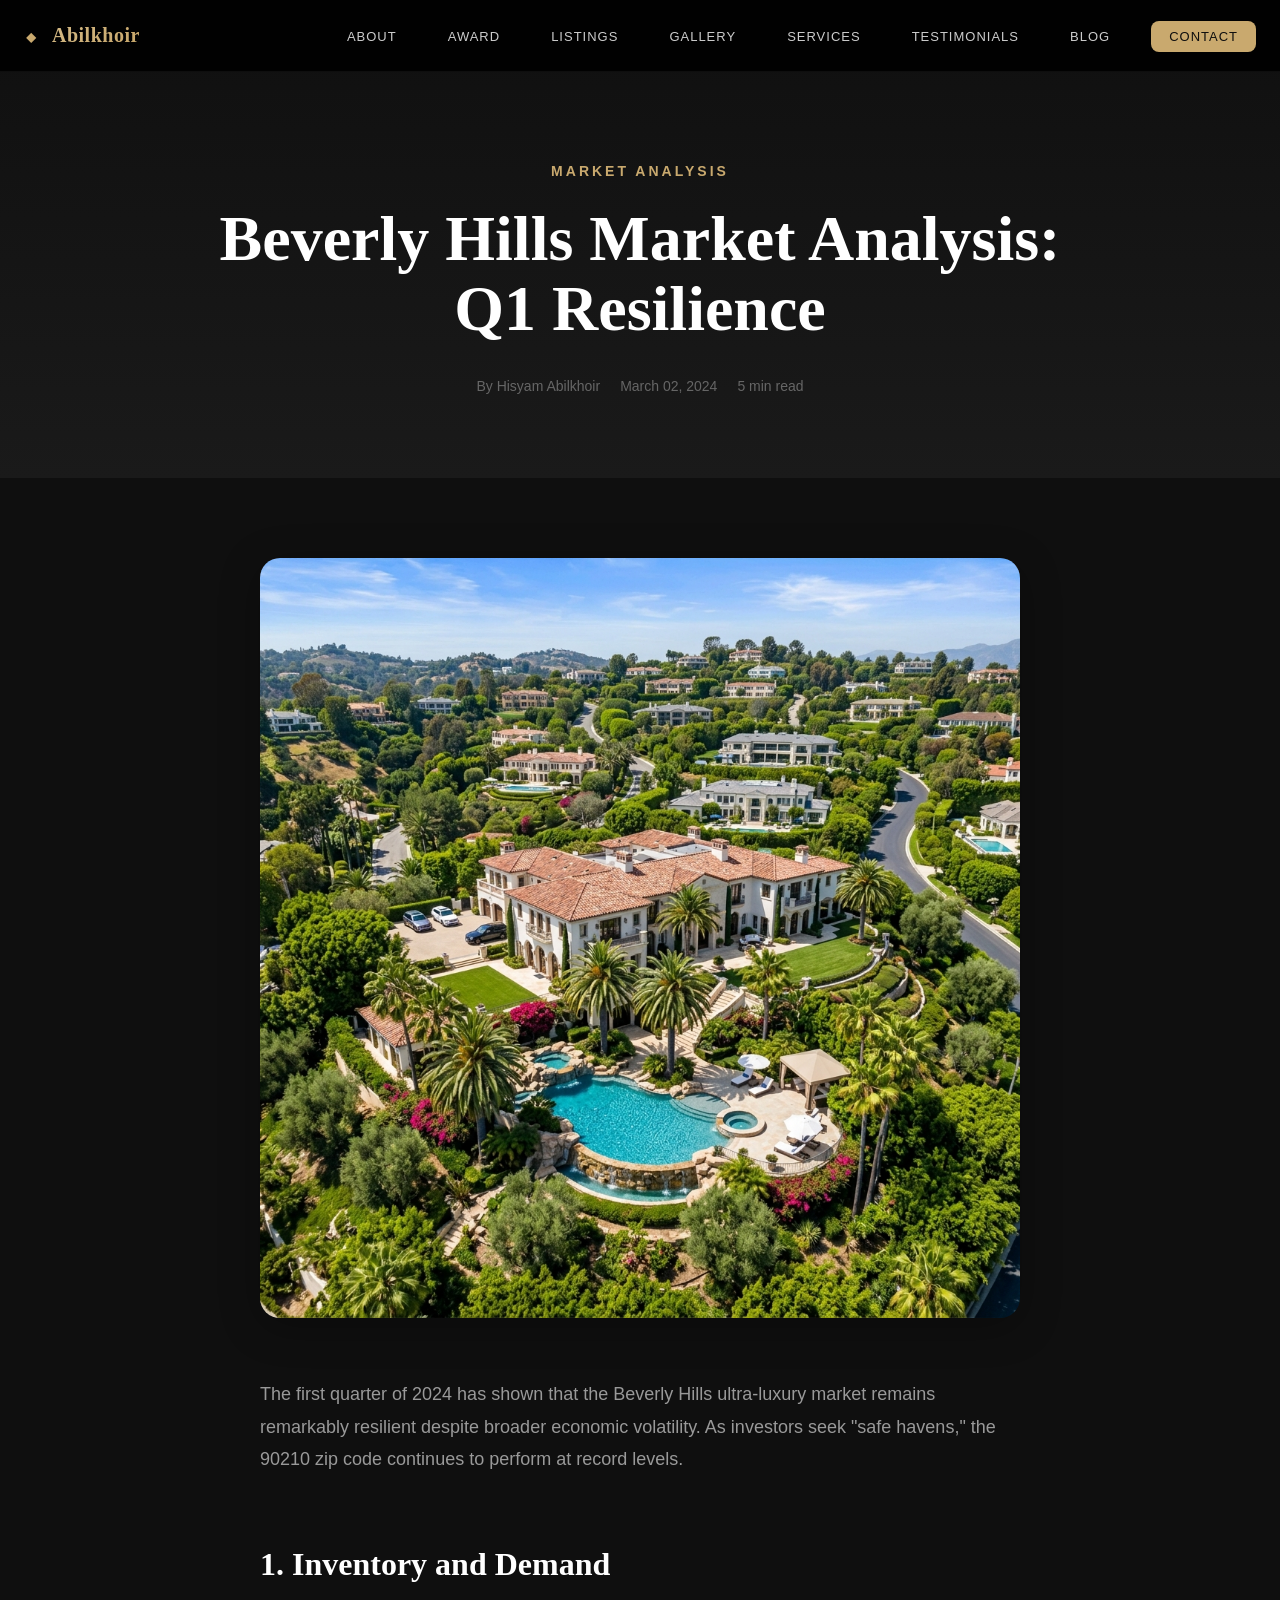
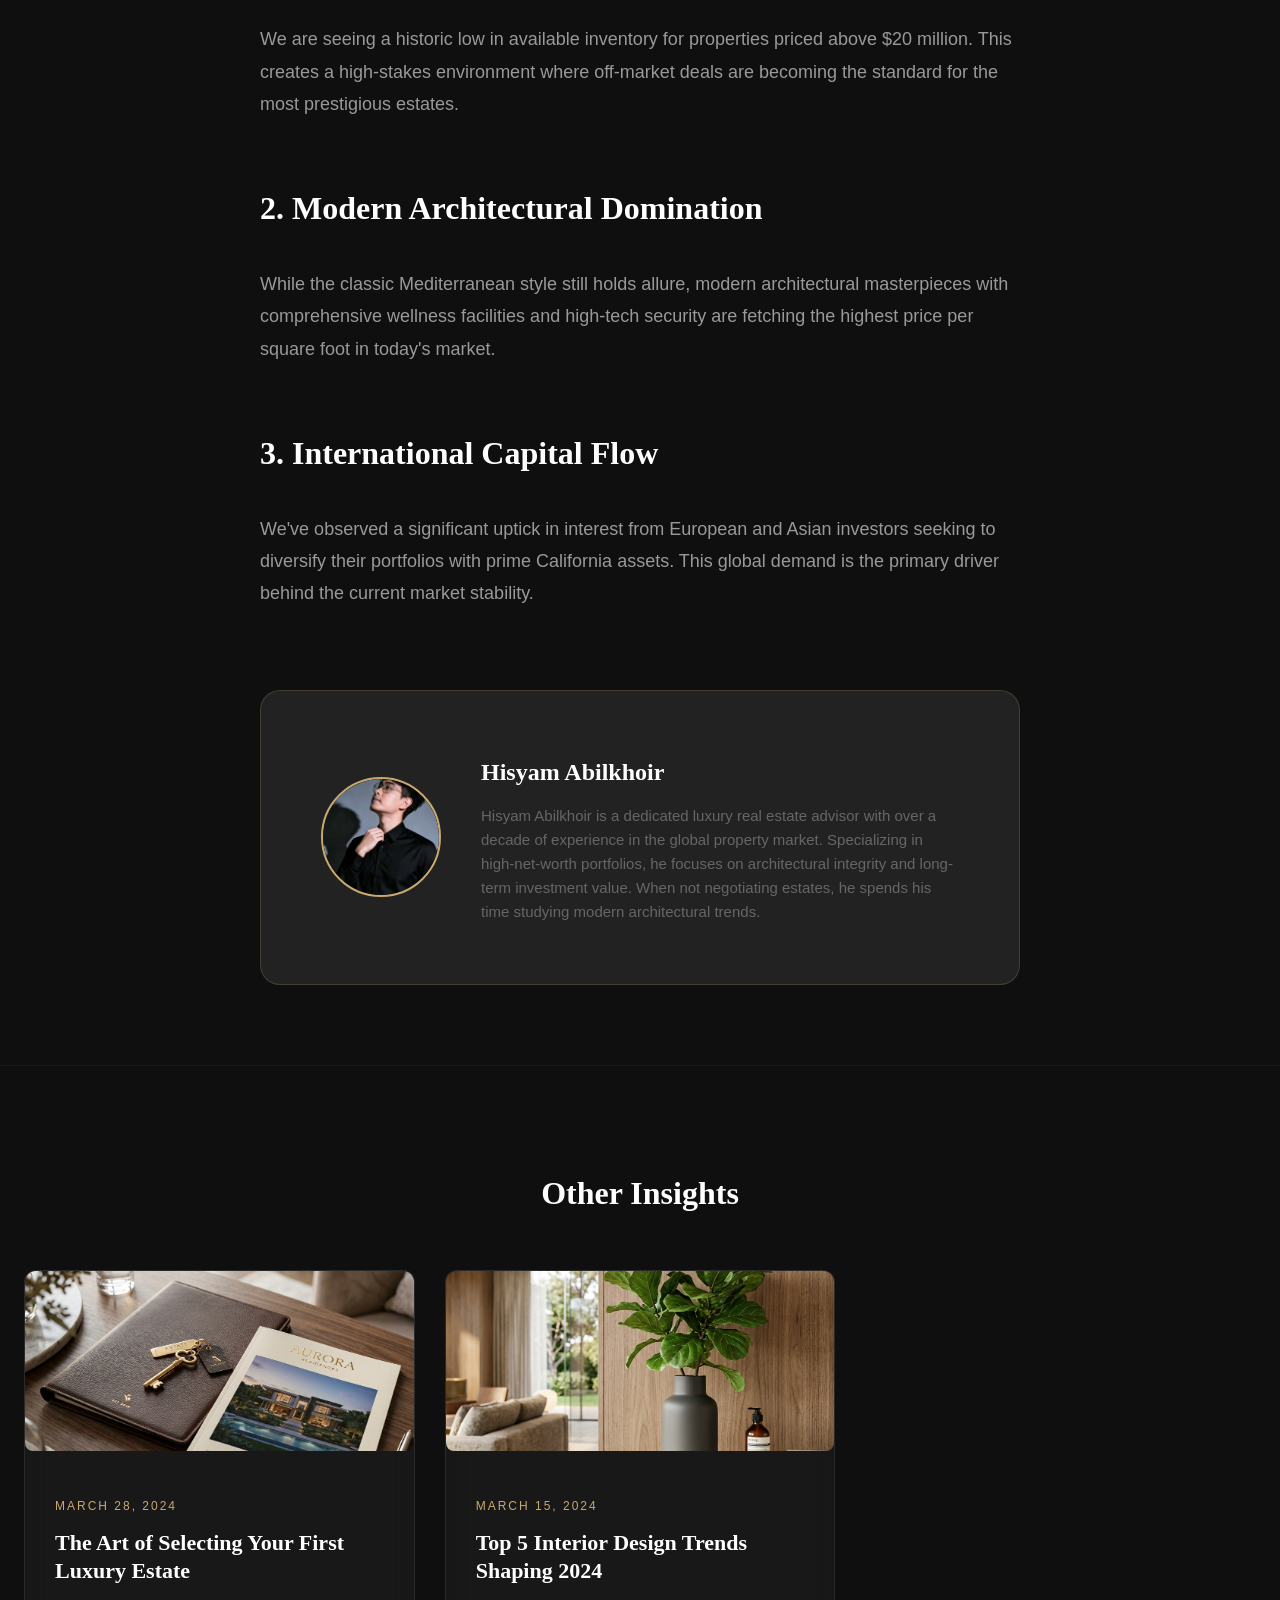
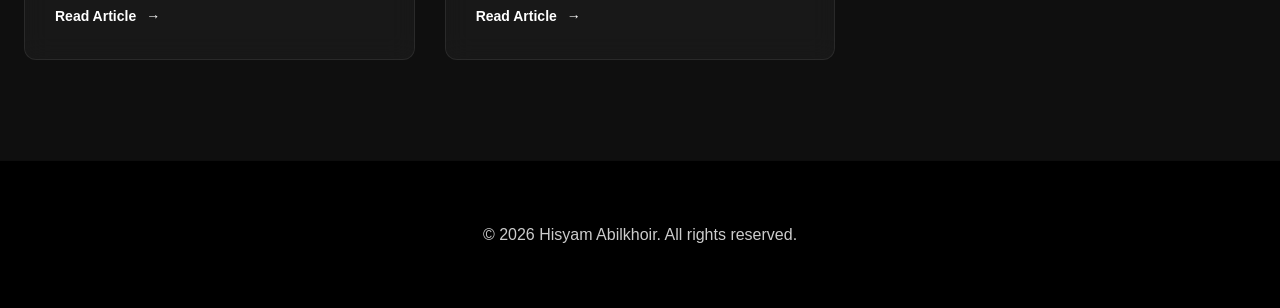
<file: blog/beverly-hills-market-trends/index.html>
<!DOCTYPE html>
<html lang="en">
<head>
    <meta charset="UTF-8">
    <meta name="viewport" content="width=device-width, initial-scale=1.0">
    <link rel="stylesheet" href="../../style.css">
    <title>Beverly Hills Market Analysis — Hisyam Abilkhoir</title>
</head>
<body>
    <!-- ============================================ -->
    <!-- NAVIGATION -->
    <!-- ============================================ -->
    <nav id="navbar" class="navbar">
      <div class="scroll-progress" id="scrollProgress"></div>
      <div class="nav-container">
          <a href="../../" class="nav-logo">
            <span class="logo-icon">⬥</span>
            <span class="logo-text"><span class="gold">Abilkhoir</span></span>
          </a>
        <ul class="nav-menu" id="navMenu">
          <li><a href="../../#about" class="nav-link">About</a></li>
          <li><a href="../../#awards" class="nav-link">Award</a></li>
          <li><a href="../../#listings" class="nav-link">Listings</a></li>
          <li><a href="../../#gallery" class="nav-link">Gallery</a></li>
          <li><a href="../../#services" class="nav-link">Services</a></li>
          <li><a href="../../#testimonials" class="nav-link">Testimonials</a></li>
          <li><a href="../../#blog" class="nav-link">Blog</a></li>
          <li><a href="../../#contact" class="nav-link nav-cta">Contact</a></li>
        </ul>
        <button
          class="nav-toggle"
          id="navToggle"
          aria-label="Toggle navigation menu"
        >
          <span class="bar"></span>
          <span class="bar"></span>
          <span class="bar"></span>
        </button>
      </div>
    </nav>

    <header class="article-header">
        <div class="container">
            <span class="article-category">Market Analysis</span>
            <h1 class="article-title">Beverly Hills Market Analysis: Q1 Resilience</h1>
            <div class="article-meta">
                <span>By Hisyam Abilkhoir</span>
                <span>March 02, 2024</span>
                <span>5 min read</span>
            </div>
        </div>
    </header>

    <main>
        <section class="article-content">
            <div class="article-featured-image">
                <img src="../../images/blog-3.png" alt="Beverly Hills" style="width: 100%;">
            </div>
            
            <p>The first quarter of 2024 has shown that the Beverly Hills ultra-luxury market remains remarkably resilient despite broader economic volatility. As investors seek "safe havens," the 90210 zip code continues to perform at record levels.</p>
            
            <h2>1. Inventory and Demand</h2>
            <p>We are seeing a historic low in available inventory for properties priced above $20 million. This creates a high-stakes environment where off-market deals are becoming the standard for the most prestigious estates.</p>

            <h2>2. Modern Architectural Domination</h2>
            <p>While the classic Mediterranean style still holds allure, modern architectural masterpieces with comprehensive wellness facilities and high-tech security are fetching the highest price per square foot in today's market.</p>

            <h2>3. International Capital Flow</h2>
            <p>We've observed a significant uptick in interest from European and Asian investors seeking to diversify their portfolios with prime California assets. This global demand is the primary driver behind the current market stability.</p>

            <div class="author-box">
                <div class="author-avatar">
                    <img src="../../images/profile-2.jpg" alt="Hisyam Abilkhoir">
                </div>
                <div class="author-info">
                    <h4>Hisyam Abilkhoir</h4>
                    <p>Hisyam Abilkhoir is a dedicated luxury real estate advisor with over a decade of experience in the global property market. Specializing in high-net-worth portfolios, he focuses on architectural integrity and long-term investment value. When not negotiating estates, he spends his time studying modern architectural trends.</p>
                </div>
            </div>
        </section>

        <section class="related-posts">
            <div class="container">
                <h2 class="related-title">Other Insights</h2>
                <div class="blog-grid">
                    <article class="blog-card">
                        <div class="related-post-img">
                            <img src="../../images/blog-1.png" alt="Estate Selection">
                        </div>
                        <div class="blog-info">
                            <span class="blog-date">March 28, 2024</span>
                            <h3 class="blog-title"><a href="../luxury-real-estate-investing/">The Art of Selecting Your First Luxury Estate</a></h3>
                            <a href="../luxury-real-estate-investing/" class="blog-link">Read Article <span>→</span></a>
                        </div>
                    </article>
                    <article class="blog-card">
                        <div class="related-post-img">
                            <img src="../../images/blog-2.png" alt="Interior Design">
                        </div>
                        <div class="blog-info">
                            <span class="blog-date">March 15, 2024</span>
                            <h3 class="blog-title"><a href="../modern-interior-design-2024/">Top 5 Interior Design Trends Shaping 2024</a></h3>
                            <a href="../modern-interior-design-2024/" class="blog-link">Read Article <span>→</span></a>
                        </div>
                    </article>
                </div>
            </div>
        </section>
    </main>

    <footer class="footer" style="padding: 60px 0;">
        <div class="container" style="text-align: center;">
            <p>&copy; 2026 Hisyam Abilkhoir. All rights reserved.</p>
        </div>
    </footer>
    <script src="../../script.js"></script>
</body>
</html>
</file>
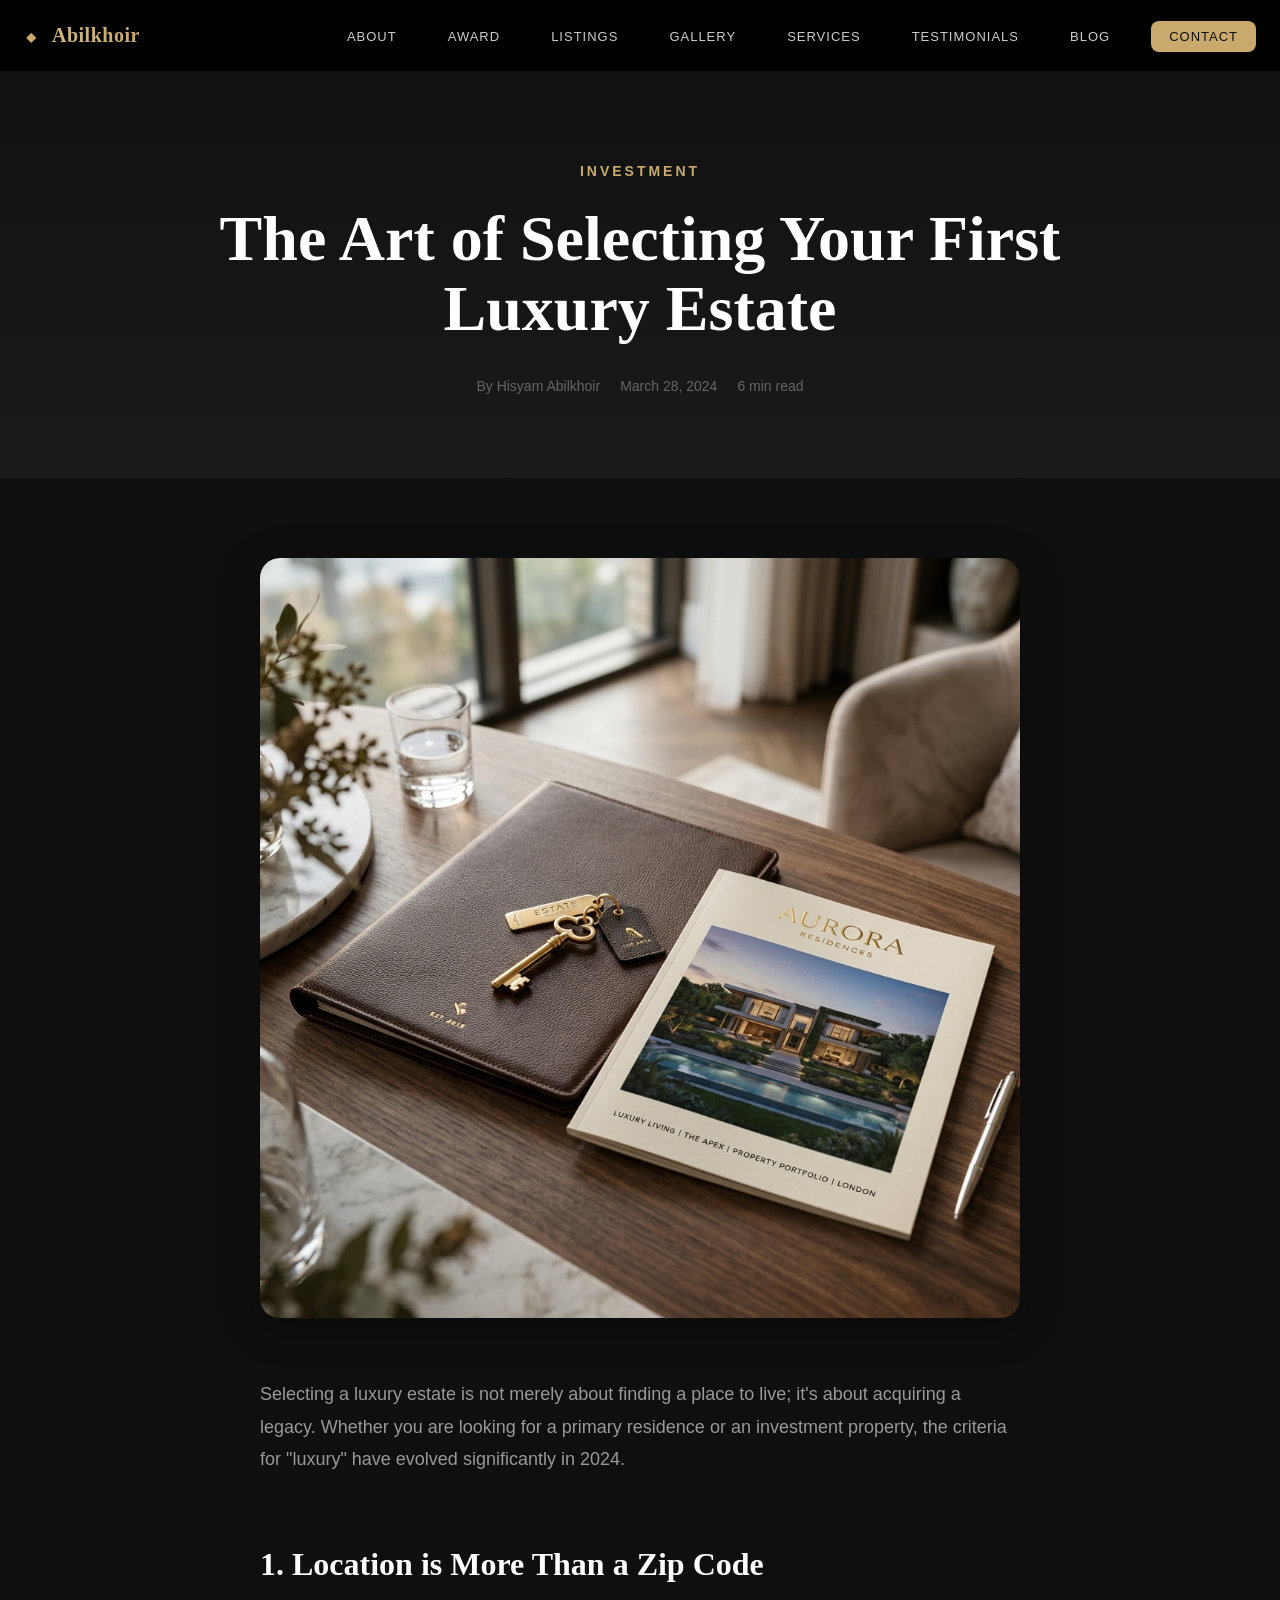
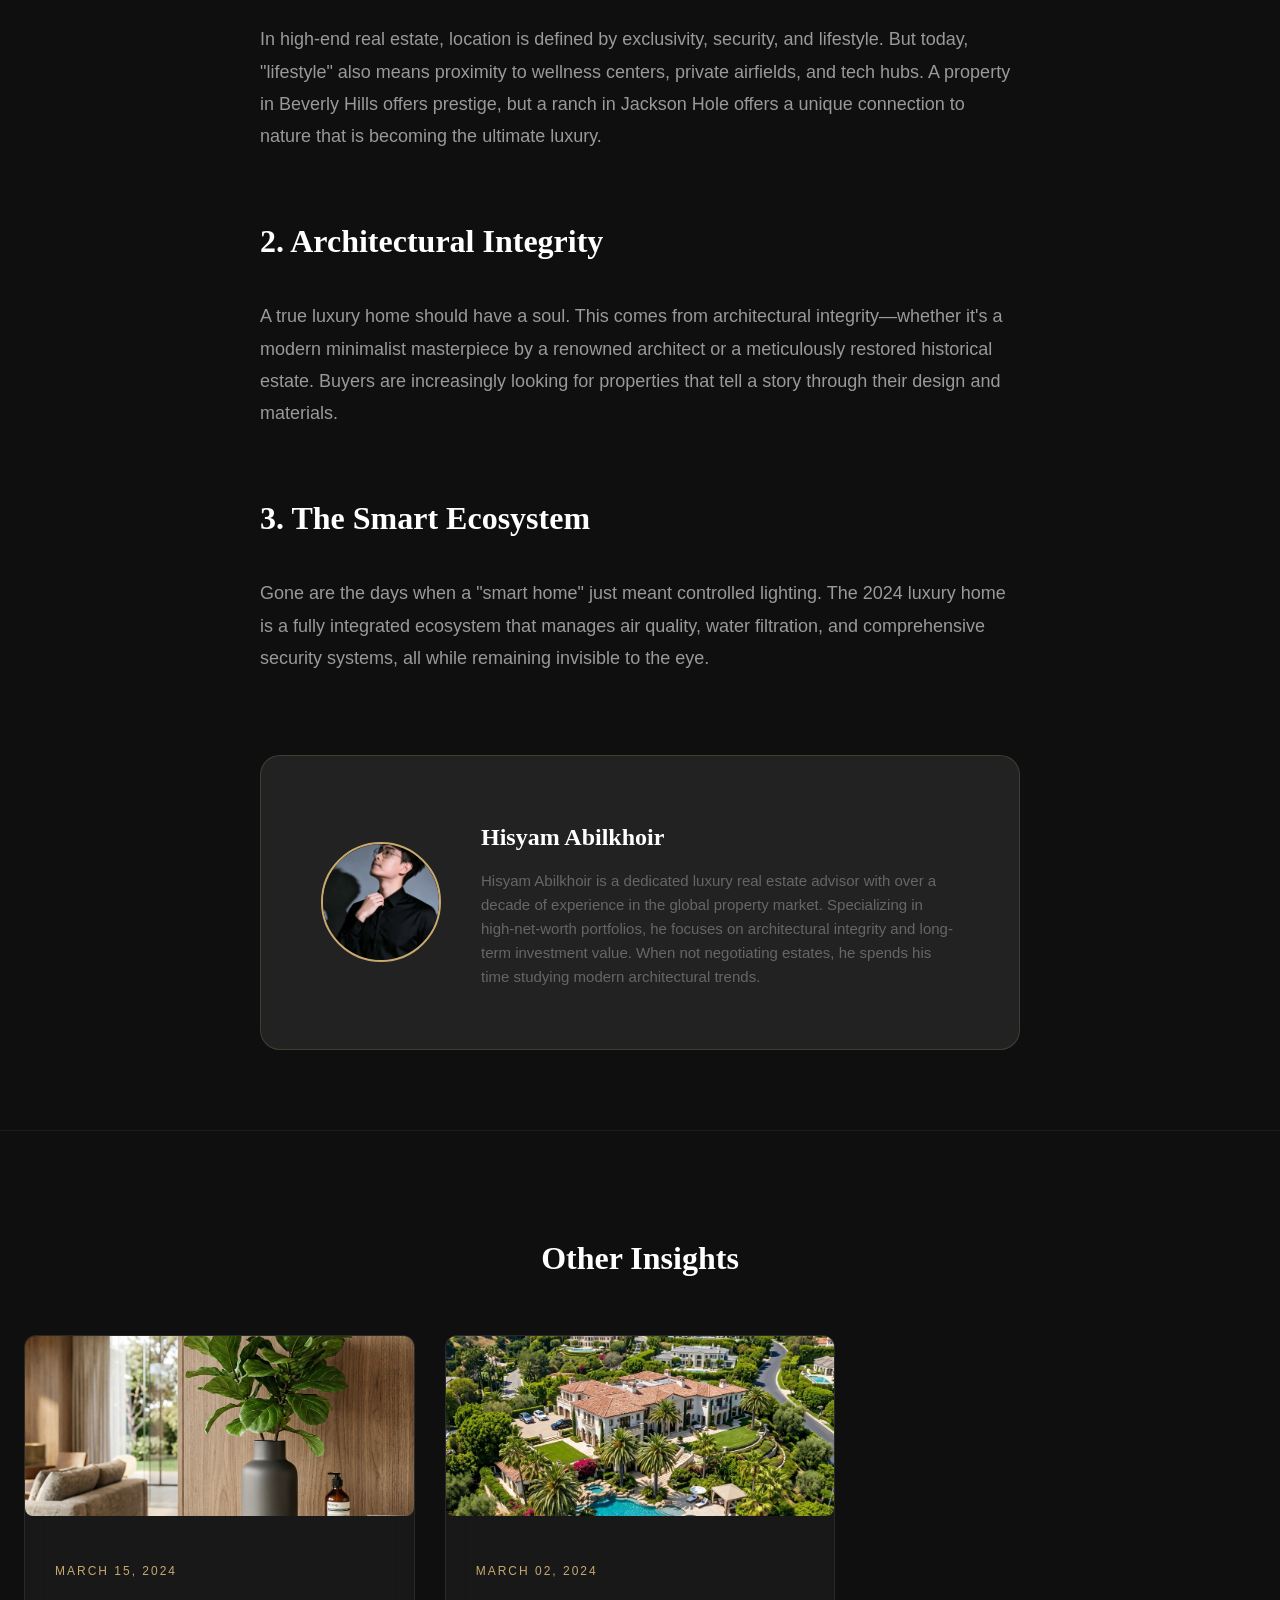
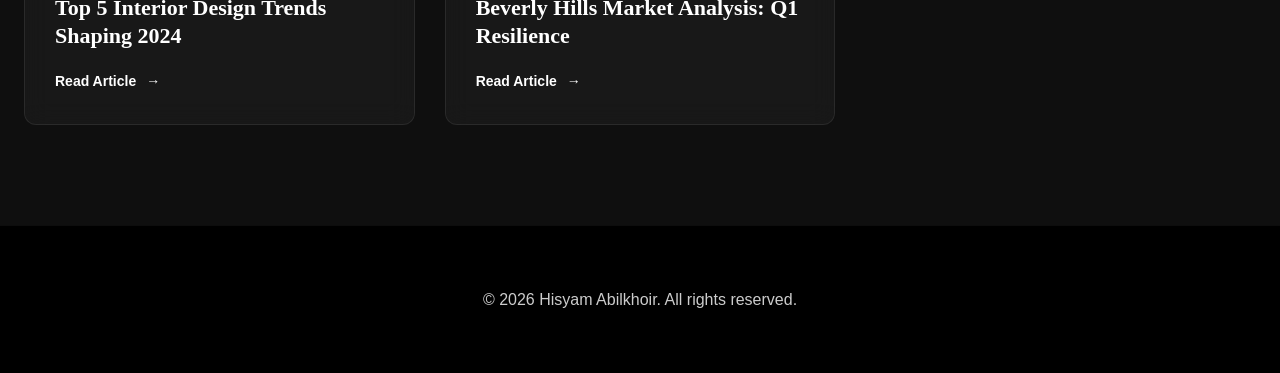
<file: blog/luxury-real-estate-investing/index.html>
<!DOCTYPE html>
<html lang="en">
<head>
    <meta charset="UTF-8">
    <meta name="viewport" content="width=device-width, initial-scale=1.0">
    <link rel="stylesheet" href="../../style.css">
    <title>The Art of Selecting Your First Luxury Estate — Hisyam Abilkhoir</title>
</head>
<body>
    <!-- ============================================ -->
    <!-- NAVIGATION -->
    <!-- ============================================ -->
    <nav id="navbar" class="navbar">
      <div class="scroll-progress" id="scrollProgress"></div>
      <div class="nav-container">
          <a href="../../" class="nav-logo">
            <span class="logo-icon">⬥</span>
            <span class="logo-text"><span class="gold">Abilkhoir</span></span>
          </a>
        <ul class="nav-menu" id="navMenu">
          <li><a href="../../#about" class="nav-link">About</a></li>
          <li><a href="../../#awards" class="nav-link">Award</a></li>
          <li><a href="../../#listings" class="nav-link">Listings</a></li>
          <li><a href="../../#gallery" class="nav-link">Gallery</a></li>
          <li><a href="../../#services" class="nav-link">Services</a></li>
          <li><a href="../../#testimonials" class="nav-link">Testimonials</a></li>
          <li><a href="../../#blog" class="nav-link">Blog</a></li>
          <li><a href="../../#contact" class="nav-link nav-cta">Contact</a></li>
        </ul>
        <button
          class="nav-toggle"
          id="navToggle"
          aria-label="Toggle navigation menu"
        >
          <span class="bar"></span>
          <span class="bar"></span>
          <span class="bar"></span>
        </button>
      </div>
    </nav>

    <header class="article-header">
        <div class="container">
            <span class="article-category">Investment</span>
            <h1 class="article-title">The Art of Selecting Your First Luxury Estate</h1>
            <div class="article-meta">
                <span>By Hisyam Abilkhoir</span>
                <span>March 28, 2024</span>
                <span>6 min read</span>
            </div>
        </div>
    </header>

    <main>
        <section class="article-content">
            <div class="article-featured-image">
                <img src="../../images/blog-1.png" alt="Luxury Estate" style="width: 100%;">
            </div>
            
            <p>Selecting a luxury estate is not merely about finding a place to live; it's about acquiring a legacy. Whether you are looking for a primary residence or an investment property, the criteria for "luxury" have evolved significantly in 2024.</p>
            
            <h2>1. Location is More Than a Zip Code</h2>
            <p>In high-end real estate, location is defined by exclusivity, security, and lifestyle. But today, "lifestyle" also means proximity to wellness centers, private airfields, and tech hubs. A property in Beverly Hills offers prestige, but a ranch in Jackson Hole offers a unique connection to nature that is becoming the ultimate luxury.</p>

            <h2>2. Architectural Integrity</h2>
            <p>A true luxury home should have a soul. This comes from architectural integrity—whether it's a modern minimalist masterpiece by a renowned architect or a meticulously restored historical estate. Buyers are increasingly looking for properties that tell a story through their design and materials.</p>

            <h2>3. The Smart Ecosystem</h2>
            <p>Gone are the days when a "smart home" just meant controlled lighting. The 2024 luxury home is a fully integrated ecosystem that manages air quality, water filtration, and comprehensive security systems, all while remaining invisible to the eye.</p>

            <div class="author-box">
                <div class="author-avatar">
                    <img src="../../images/profile-2.jpg" alt="Hisyam Abilkhoir">
                </div>
                <div class="author-info">
                    <h4>Hisyam Abilkhoir</h4>
                    <p>Hisyam Abilkhoir is a dedicated luxury real estate advisor with over a decade of experience in the global property market. Specializing in high-net-worth portfolios, he focuses on architectural integrity and long-term investment value. When not negotiating estates, he spends his time studying modern architectural trends.</p>
                </div>
            </div>
        </section>

        <section class="related-posts">
            <div class="container">
                <h2 class="related-title">Other Insights</h2>
                <div class="blog-grid">
                    <article class="blog-card">
                        <div class="related-post-img">
                            <img src="../../images/blog-2.png" alt="Interior Design">
                        </div>
                        <div class="blog-info">
                            <span class="blog-date">March 15, 2024</span>
                            <h3 class="blog-title"><a href="../modern-interior-design-2024/">Top 5 Interior Design Trends Shaping 2024</a></h3>
                            <a href="../modern-interior-design-2024/" class="blog-link">Read Article <span>→</span></a>
                        </div>
                    </article>
                    <article class="blog-card">
                        <div class="related-post-img">
                            <img src="../../images/blog-3.png" alt="Beverly Hills">
                        </div>
                        <div class="blog-info">
                            <span class="blog-date">March 02, 2024</span>
                            <h3 class="blog-title"><a href="../beverly-hills-market-trends/">Beverly Hills Market Analysis: Q1 Resilience</a></h3>
                            <a href="../beverly-hills-market-trends/" class="blog-link">Read Article <span>→</span></a>
                        </div>
                    </article>
                </div>
            </div>
        </section>
    </main>

    <footer class="footer" style="padding: 60px 0;">
        <div class="container" style="text-align: center;">
            <p>&copy; 2026 Hisyam Abilkhoir. All rights reserved.</p>
        </div>
    </footer>
    <script src="../../script.js"></script>
</body>
</html>
</file>
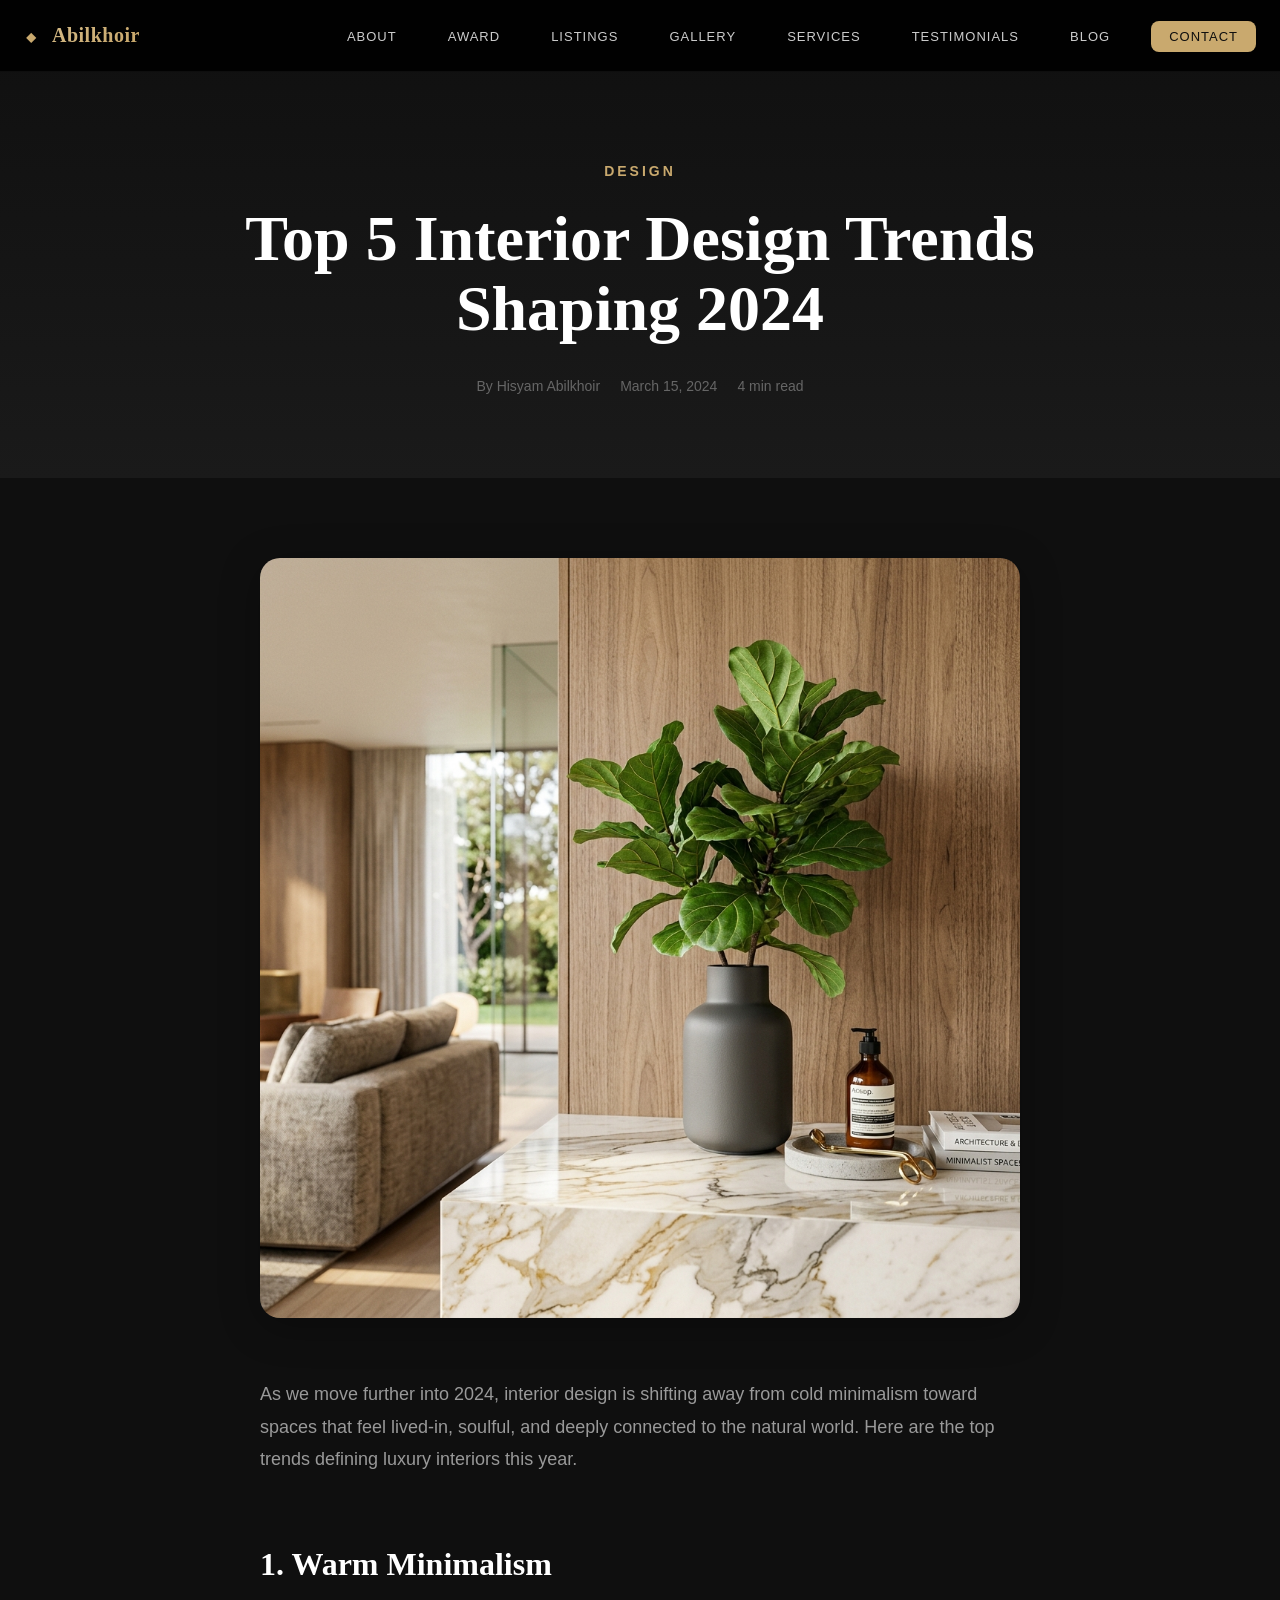
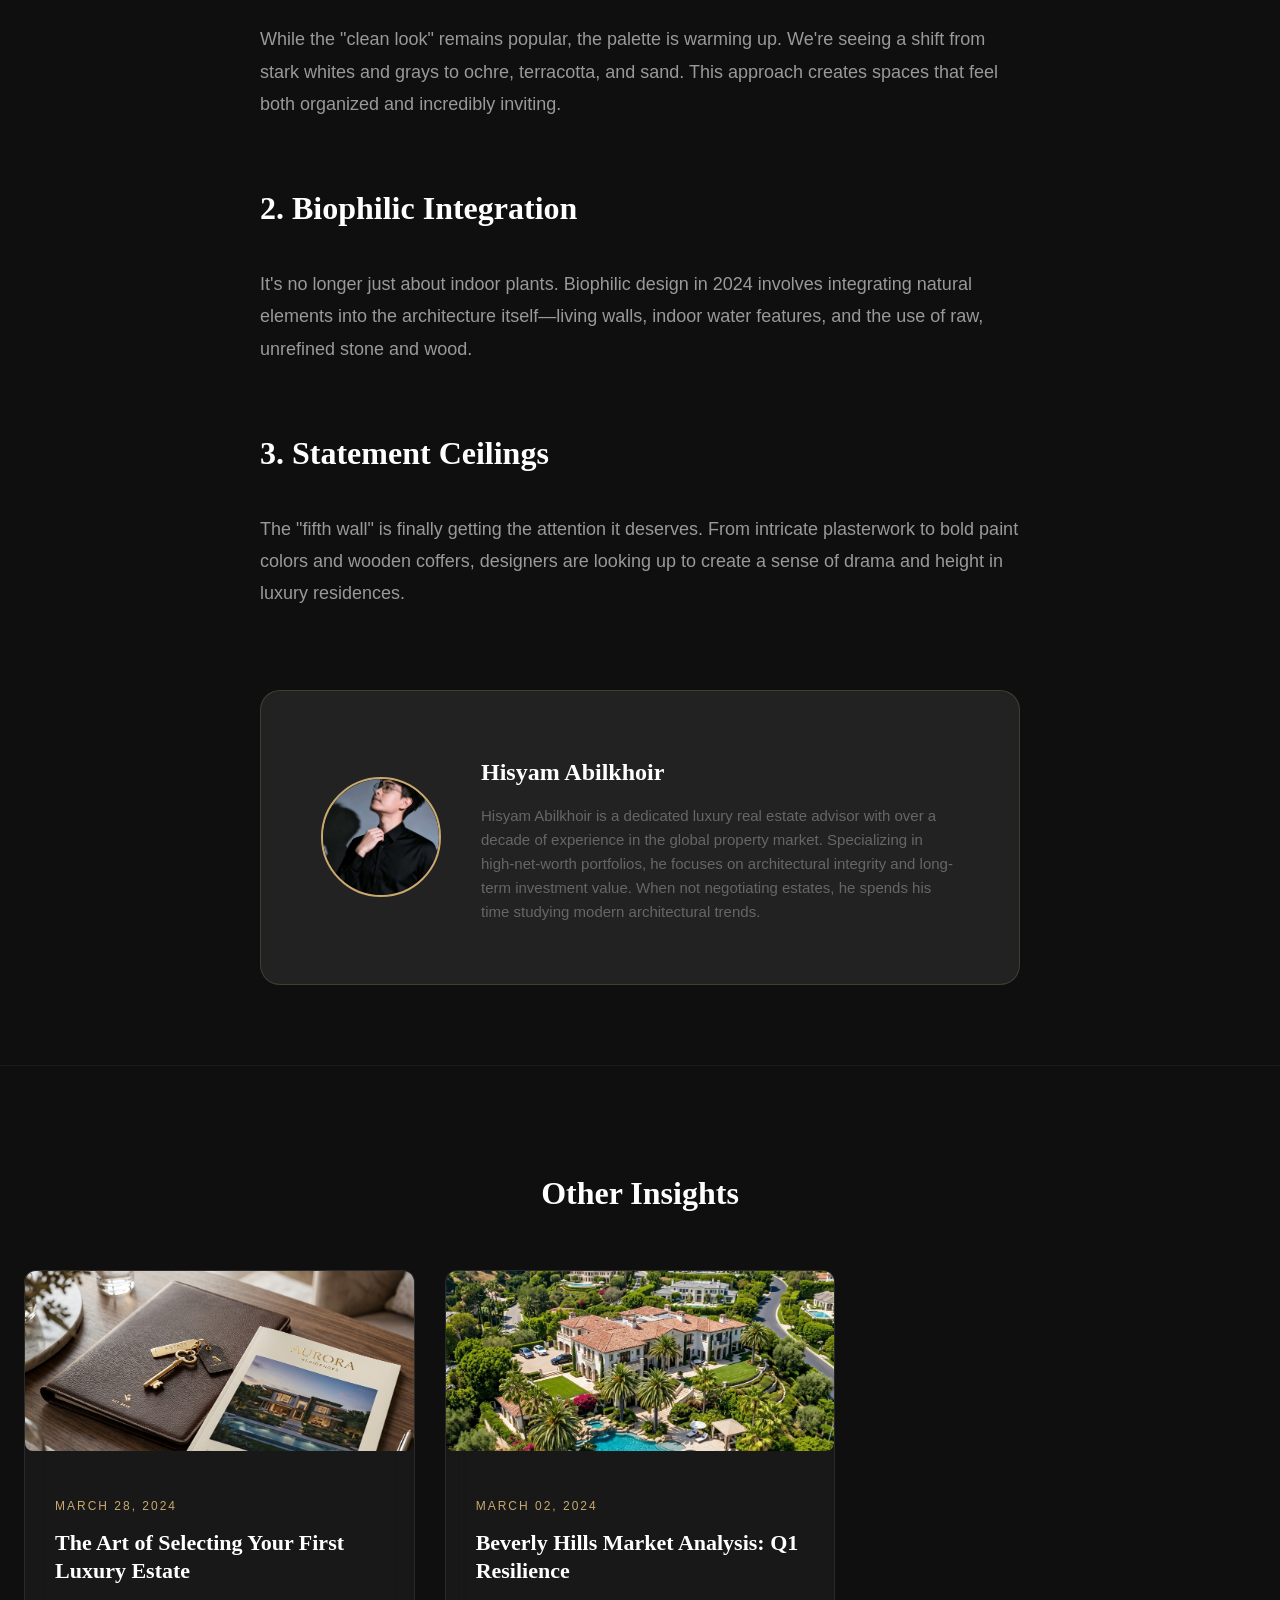
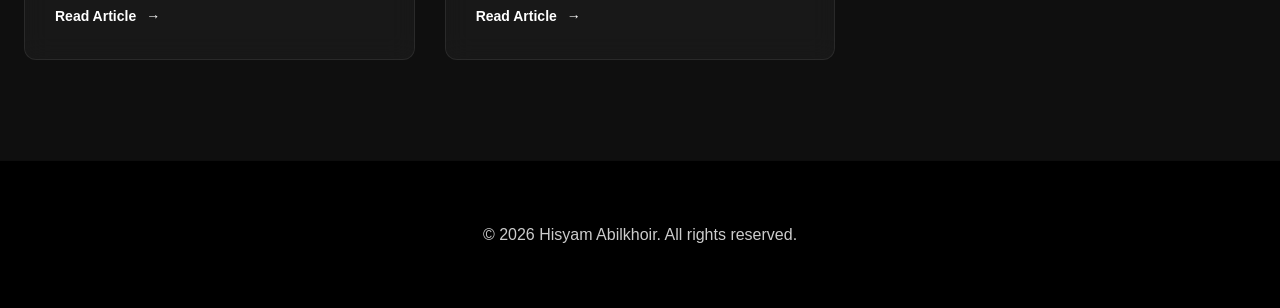
<file: blog/modern-interior-design-2024/index.html>
<!DOCTYPE html>
<html lang="en">
<head>
    <meta charset="UTF-8">
    <meta name="viewport" content="width=device-width, initial-scale=1.0">
    <link rel="stylesheet" href="../../style.css">
    <title>Top 5 Interior Design Trends for 2024 — Hisyam Abilkhoir</title>
</head>
<body>
    <!-- ============================================ -->
    <!-- NAVIGATION -->
    <!-- ============================================ -->
    <nav id="navbar" class="navbar">
      <div class="scroll-progress" id="scrollProgress"></div>
      <div class="nav-container">
          <a href="../../" class="nav-logo">
            <span class="logo-icon">⬥</span>
            <span class="logo-text"><span class="gold">Abilkhoir</span></span>
          </a>
        <ul class="nav-menu" id="navMenu">
          <li><a href="../../#about" class="nav-link">About</a></li>
          <li><a href="../../#awards" class="nav-link">Award</a></li>
          <li><a href="../../#listings" class="nav-link">Listings</a></li>
          <li><a href="../../#gallery" class="nav-link">Gallery</a></li>
          <li><a href="../../#services" class="nav-link">Services</a></li>
          <li><a href="../../#testimonials" class="nav-link">Testimonials</a></li>
          <li><a href="../../#blog" class="nav-link">Blog</a></li>
          <li><a href="../../#contact" class="nav-link nav-cta">Contact</a></li>
        </ul>
        <button
          class="nav-toggle"
          id="navToggle"
          aria-label="Toggle navigation menu"
        >
          <span class="bar"></span>
          <span class="bar"></span>
          <span class="bar"></span>
        </button>
      </div>
    </nav>

    <header class="article-header">
        <div class="container">
            <span class="article-category">Design</span>
            <h1 class="article-title">Top 5 Interior Design Trends Shaping 2024</h1>
            <div class="article-meta">
                <span>By Hisyam Abilkhoir</span>
                <span>March 15, 2024</span>
                <span>4 min read</span>
            </div>
        </div>
    </header>

    <main>
        <section class="article-content">
            <div class="article-featured-image">
                <img src="../../images/blog-2.png" alt="Interior Design" style="width: 100%;">
            </div>
            
            <p>As we move further into 2024, interior design is shifting away from cold minimalism toward spaces that feel lived-in, soulful, and deeply connected to the natural world. Here are the top trends defining luxury interiors this year.</p>
            
            <h2>1. Warm Minimalism</h2>
            <p>While the "clean look" remains popular, the palette is warming up. We're seeing a shift from stark whites and grays to ochre, terracotta, and sand. This approach creates spaces that feel both organized and incredibly inviting.</p>

            <h2>2. Biophilic Integration</h2>
            <p>It's no longer just about indoor plants. Biophilic design in 2024 involves integrating natural elements into the architecture itself—living walls, indoor water features, and the use of raw, unrefined stone and wood.</p>

            <h2>3. Statement Ceilings</h2>
            <p>The "fifth wall" is finally getting the attention it deserves. From intricate plasterwork to bold paint colors and wooden coffers, designers are looking up to create a sense of drama and height in luxury residences.</p>

            <div class="author-box">
                <div class="author-avatar">
                    <img src="../../images/profile-2.jpg" alt="Hisyam Abilkhoir">
                </div>
                <div class="author-info">
                    <h4>Hisyam Abilkhoir</h4>
                    <p>Hisyam Abilkhoir is a dedicated luxury real estate advisor with over a decade of experience in the global property market. Specializing in high-net-worth portfolios, he focuses on architectural integrity and long-term investment value. When not negotiating estates, he spends his time studying modern architectural trends.</p>
                </div>
            </div>
        </section>

        <section class="related-posts">
            <div class="container">
                <h2 class="related-title">Other Insights</h2>
                <div class="blog-grid">
                    <article class="blog-card">
                        <div class="related-post-img">
                            <img src="../../images/blog-1.png" alt="Estate Selection">
                        </div>
                        <div class="blog-info">
                            <span class="blog-date">March 28, 2024</span>
                            <h3 class="blog-title"><a href="../luxury-real-estate-investing/">The Art of Selecting Your First Luxury Estate</a></h3>
                            <a href="../luxury-real-estate-investing/" class="blog-link">Read Article <span>→</span></a>
                        </div>
                    </article>
                    <article class="blog-card">
                        <div class="related-post-img">
                            <img src="../../images/blog-3.png" alt="Beverly Hills">
                        </div>
                        <div class="blog-info">
                            <span class="blog-date">March 02, 2024</span>
                            <h3 class="blog-title"><a href="../beverly-hills-market-trends/">Beverly Hills Market Analysis: Q1 Resilience</a></h3>
                            <a href="../beverly-hills-market-trends/" class="blog-link">Read Article <span>→</span></a>
                        </div>
                    </article>
                </div>
            </div>
        </section>
    </main>

    <footer class="footer" style="padding: 60px 0;">
        <div class="container" style="text-align: center;">
            <p>&copy; 2026 Hisyam Abilkhoir. All rights reserved.</p>
        </div>
    </footer>
    <script src="../../script.js"></script>
</body>
</html>
</file>
<file: style.css>
/* ============================================
   CSS CUSTOM PROPERTIES & RESET
   ============================================ */
:root {
    --black: #0F0F0F;
    --black-light: #1A1A1A;
    --black-lighter: #222222;
    --gold: #C9A96E;
    --gold-light: #D4BA86;
    --gold-dark: #A88B52;
    --white: #FFFFFF;
    --white-off: #F5F5F5;
    --gray-100: #E8E8E8;
    --gray-200: #CCCCCC;
    --gray-300: #999999;
    --gray-400: #666666;
    --gray-500: #444444;
    --font-heading: 'Playfair Display', Georgia, serif;
    --font-body: 'Poppins', 'Segoe UI', sans-serif;
    --transition: 0.3s cubic-bezier(0.4, 0, 0.2, 1);
    --transition-slow: 0.6s cubic-bezier(0.4, 0, 0.2, 1);
    --shadow-sm: 0 2px 8px rgba(0, 0, 0, 0.15);
    --shadow-md: 0 4px 20px rgba(0, 0, 0, 0.2);
    --shadow-lg: 0 8px 40px rgba(0, 0, 0, 0.3);
    --shadow-gold: 0 4px 20px rgba(201, 169, 110, 0.25);
    --radius-sm: 8px;
    --radius-md: 12px;
    --radius-lg: 20px;
    --radius-xl: 30px;
    --container-width: 1280px;
}

/* ============================================
   PRELOADER
   ============================================ */
.preloader {
    position: fixed;
    inset: 0;
    z-index: 99999;
    background: var(--black);
    display: flex;
    align-items: center;
    justify-content: center;
    transition: opacity 0.6s ease, visibility 0.6s ease;
}

.preloader.hidden {
    opacity: 0;
    visibility: hidden;
    pointer-events: none;
}

.preloader-inner {
    position: relative;
    width: 120px;
    height: 120px;
    display: flex;
    align-items: center;
    justify-content: center;
}

.preloader-ring {
    position: absolute;
    border: 2px solid transparent;
    border-radius: 50%;
    animation: preloaderSpin 1.5s linear infinite;
}

.preloader-ring:nth-child(1) {
    width: 100px;
    height: 100px;
    border-top-color: var(--gold);
    animation-duration: 1.5s;
}

.preloader-ring:nth-child(2) {
    width: 76px;
    height: 76px;
    border-right-color: var(--gold-light);
    animation-duration: 1.2s;
    animation-direction: reverse;
}

.preloader-ring:nth-child(3) {
    width: 52px;
    height: 52px;
    border-bottom-color: var(--gold-dark);
    animation-duration: 0.9s;
}

.preloader-text {
    font-family: var(--font-heading);
    font-size: 14px;
    font-weight: 600;
    color: var(--white);
    letter-spacing: 1px;
    position: absolute;
    bottom: -40px;
    white-space: nowrap;
}

.preloader-text .gold {
    -webkit-text-fill-color: var(--gold);
}

@keyframes preloaderSpin {
    0% { transform: rotate(0deg); }
    100% { transform: rotate(360deg); }
}

*,
*::before,
*::after {
    margin: 0;
    padding: 0;
    box-sizing: border-box;
}

html {
    scroll-behavior: smooth;
    scroll-padding-top: 80px;
}

body {
    font-family: var(--font-body);
    font-weight: 400;
    font-size: 16px;
    line-height: 1.7;
    color: var(--gray-200);
    background-color: var(--black);
    overflow-x: hidden;
    -webkit-font-smoothing: antialiased;
    -moz-osx-font-smoothing: grayscale;
}

img {
    max-width: 100%;
    height: auto;
    display: block;
}

a {
    text-decoration: none;
    color: inherit;
    transition: var(--transition);
}

ul {
    list-style: none;
}

.container {
    max-width: var(--container-width);
    margin: 0 auto;
    padding: 0 24px;
}

.gold {
    color: var(--gold);
    background: linear-gradient(135deg, var(--gold-light), var(--gold), var(--gold-dark), var(--gold-light));
    background-size: 300% 100%;
    -webkit-background-clip: text;
    -webkit-text-fill-color: transparent;
    background-clip: text;
    animation: goldShimmer 6s ease-in-out infinite;
}

@keyframes goldShimmer {
    0% { background-position: 0% 50%; }
    50% { background-position: 100% 50%; }
    100% { background-position: 0% 50%; }
}

/* ============================================
   TEXT SHINE SWEEP — Kinclong Flash Effect
   ============================================ */
.text-shine {
    position: relative;
    display: inline-block;
    overflow: hidden;
}

.text-shine::after {
    content: '';
    position: absolute;
    top: 0;
    left: -120%;
    width: 60%;
    height: 100%;
    background: linear-gradient(
        105deg,
        transparent 20%,
        rgba(255, 255, 255, 0) 35%,
        rgba(255, 255, 255, 0.4) 45%,
        rgba(255, 255, 255, 0.6) 50%,
        rgba(255, 255, 255, 0.4) 55%,
        rgba(255, 255, 255, 0) 65%,
        transparent 80%
    );
    animation: shineSweep 5s ease-in-out infinite;
    pointer-events: none;
    z-index: 1;
}

@keyframes shineSweep {
    0% { left: -120%; }
    15% { left: 130%; }
    100% { left: 130%; }
}

/* Gold text with shine */
.gold-shine {
    position: relative;
    display: inline-block;
    overflow: hidden;
    color: var(--gold);
    background: linear-gradient(135deg, var(--gold-light), var(--gold), var(--gold-dark), var(--gold-light));
    background-size: 300% 100%;
    -webkit-background-clip: text;
    -webkit-text-fill-color: transparent;
    background-clip: text;
    animation: goldShimmer 6s ease-in-out infinite;
}

.gold-shine::after {
    content: '';
    position: absolute;
    top: 0;
    left: -120%;
    width: 50%;
    height: 100%;
    background: linear-gradient(
        105deg,
        transparent 20%,
        rgba(255, 255, 255, 0) 35%,
        rgba(255, 255, 255, 0.5) 45%,
        rgba(255, 255, 255, 0.8) 50%,
        rgba(255, 255, 255, 0.5) 55%,
        rgba(255, 255, 255, 0) 65%,
        transparent 80%
    );
    animation: shineSweepGold 4s ease-in-out infinite;
    animation-delay: 1.5s;
    pointer-events: none;
    z-index: 1;
}

@keyframes shineSweepGold {
    0% { left: -120%; }
    20% { left: 140%; }
    100% { left: 140%; }
}

.section {
    padding: 120px 0;
    position: relative;
}

.section-header {
    text-align: center;
    margin-bottom: 70px;
    display: flex;
    flex-direction: column;
    align-items: center;
}

.section-tag {
    display: inline-block;
    font-family: var(--font-body);
    font-size: 13px;
    font-weight: 600;
    letter-spacing: 3px;
    text-transform: uppercase;
    color: var(--gold);
    margin-bottom: 16px;
    position: relative;
    padding: 6px 24px;
    background: rgba(201, 169, 110, 0.08);
    border: 1px solid rgba(201, 169, 110, 0.15);
    border-radius: var(--radius-xl);
}

.section-tag::before,
.section-tag::after {
    content: '';
    position: absolute;
    top: 50%;
    width: 40px;
    height: 1px;
    background: var(--gold);
    opacity: 0.5;
}

.section-tag::before { right: 100%; }
.section-tag::after { left: 100%; }

.section-title {
    font-family: var(--font-heading);
    font-size: clamp(32px, 4vw, 48px);
    font-weight: 600;
    color: var(--white);
    line-height: 1.2;
    margin-bottom: 16px;
    position: relative;
    display: inline-block;
    overflow: hidden;
}

.section-title::after {
    content: '';
    position: absolute;
    top: 0;
    left: -120%;
    width: 50%;
    height: 100%;
    background: linear-gradient(
        105deg,
        transparent 20%,
        rgba(255, 255, 255, 0) 35%,
        rgba(255, 255, 255, 0.15) 45%,
        rgba(255, 255, 255, 0.25) 50%,
        rgba(255, 255, 255, 0.15) 55%,
        rgba(255, 255, 255, 0) 65%,
        transparent 80%
    );
    animation: shineSweep 6s ease-in-out infinite;
    animation-delay: 0.5s;
    pointer-events: none;
    z-index: 1;
}

.section-desc {
    font-size: 17px;
    color: var(--gray-300);
    max-width: 600px;
    margin: 0 auto;
    line-height: 1.8;
}

/* ============================================
   ANIMATION CLASSES
   ============================================ */
.fade-in {
    opacity: 0;
    transform: translateY(30px);
    transition: opacity 0.8s ease, transform 0.8s ease;
}

.fade-in.visible {
    opacity: 1;
    transform: translateY(0);
}

[data-animate] {
    opacity: 0;
    transform: translateY(40px);
    transition: opacity 0.8s ease, transform 0.8s ease;
}

[data-animate].animated {
    opacity: 1;
    transform: translateY(0);
}

/* ============================================
   BUTTONS
   ============================================ */
.btn {
    display: inline-flex;
    align-items: center;
    gap: 10px;
    padding: 16px 36px;
    font-family: var(--font-body);
    font-size: 15px;
    font-weight: 500;
    letter-spacing: 0.5px;
    border-radius: var(--radius-sm);
    cursor: pointer;
    transition: var(--transition);
    border: none;
    position: relative;
    overflow: hidden;
}

.btn::before {
    content: '';
    position: absolute;
    inset: 0;
    background: linear-gradient(135deg, rgba(255,255,255,0.1), transparent);
    opacity: 0;
    transition: var(--transition);
}

.btn:hover::before {
    opacity: 1;
}

.btn-primary {
    background: linear-gradient(135deg, var(--gold-light), var(--gold), var(--gold-dark));
    background-size: 200% 100%;
    color: var(--black);
    box-shadow: 0 4px 20px rgba(201, 169, 110, 0.3);
    animation: btnShimmer 4s ease-in-out infinite;
}

@keyframes btnShimmer {
    0% { background-position: 0% 50%; }
    50% { background-position: 100% 50%; }
    100% { background-position: 0% 50%; }
}

.btn-primary:hover {
    transform: translateY(-3px);
    box-shadow: 0 8px 40px rgba(201, 169, 110, 0.5), 0 0 20px rgba(201, 169, 110, 0.2);
}

.btn-outline {
    background: transparent;
    color: var(--white);
    border: 1.5px solid rgba(255, 255, 255, 0.3);
}

.btn-outline:hover {
    border-color: var(--gold);
    color: var(--gold);
    transform: translateY(-2px);
}

/* ============================================
   NAVIGATION
   ============================================ */
.navbar {
    position: fixed;
    top: 0;
    left: 0;
    right: 0;
    z-index: 1000;
    padding: 20px 0;
    transition: var(--transition);
}

.navbar.scrolled {
    background: rgba(15, 15, 15, 0.95);
    backdrop-filter: blur(20px);
    -webkit-backdrop-filter: blur(20px);
    padding: 12px 0;
    box-shadow: 0 2px 30px rgba(0, 0, 0, 0.3);
}

.nav-container {
    max-width: var(--container-width);
    margin: 0 auto;
    padding: 0 24px;
    display: flex;
    align-items: center;
    justify-content: space-between;
}

.nav-logo {
    display: flex;
    align-items: center;
    gap: 10px;
    z-index: 1001;
}

.logo-icon {
    font-size: 24px;
    color: var(--gold);
}

.logo-text {
    font-family: var(--font-heading);
    font-size: 22px;
    font-weight: 600;
    color: var(--white);
}

.nav-menu {
    display: flex;
    align-items: center;
    gap: 8px;
}

.nav-link {
    padding: 8px 18px;
    font-size: 14px;
    font-weight: 400;
    color: var(--gray-200);
    border-radius: var(--radius-sm);
    transition: var(--transition);
    letter-spacing: 0.3px;
}

.nav-link:hover {
    color: var(--gold);
}

.nav-link.nav-cta {
    background: var(--gold);
    color: var(--black);
    font-weight: 500;
    margin-left: 8px;
}

.nav-link.nav-cta:hover {
    background: var(--gold-light);
    color: var(--black);
    transform: translateY(-1px);
}

.nav-toggle {
    display: none;
    flex-direction: column;
    gap: 5px;
    background: none;
    border: none;
    cursor: pointer;
    padding: 5px;
    z-index: 1001;
}

.nav-toggle .bar {
    width: 24px;
    height: 2px;
    background: var(--white);
    transition: var(--transition);
    border-radius: 2px;
}

.nav-toggle.active .bar:nth-child(1) {
    transform: rotate(45deg) translate(5px, 5px);
}

.nav-toggle.active .bar:nth-child(2) {
    opacity: 0;
}

.nav-toggle.active .bar:nth-child(3) {
    transform: rotate(-45deg) translate(5px, -5px);
}

/* ============================================
   SCROLL PROGRESS BAR
   ============================================ */
.scroll-progress {
    position: absolute;
    bottom: 0;
    left: 0;
    height: 3px;
    width: 0%;
    background: linear-gradient(90deg, var(--gold-dark), var(--gold), var(--gold-light));
    border-radius: 0 2px 2px 0;
    z-index: 10;
    transition: width 0.05s linear;
    box-shadow: 0 0 8px rgba(201, 169, 110, 0.4), 0 0 16px rgba(201, 169, 110, 0.2);
}

/* ============================================
   SCROLL TO TOP BUTTON
   ============================================ */
.scroll-top-btn {
    position: fixed;
    bottom: 30px;
    left: 30px;
    width: 46px;
    height: 46px;
    border-radius: 50%;
    border: 1.5px solid rgba(201, 169, 110, 0.3);
    background: rgba(15, 15, 15, 0.85);
    backdrop-filter: blur(12px);
    -webkit-backdrop-filter: blur(12px);
    color: var(--gold);
    cursor: pointer;
    display: flex;
    align-items: center;
    justify-content: center;
    z-index: 998;
    opacity: 0;
    visibility: hidden;
    transform: translateY(20px);
    transition: all 0.4s cubic-bezier(0.03, 0.98, 0.52, 0.99);
    box-shadow: 0 4px 20px rgba(0, 0, 0, 0.3);
}

.scroll-top-btn.visible {
    opacity: 1;
    visibility: visible;
    transform: translateY(0);
}

.scroll-top-btn:hover {
    background: var(--gold);
    color: var(--black);
    border-color: var(--gold);
    box-shadow: 0 4px 25px rgba(201, 169, 110, 0.35);
    transform: translateY(-3px);
}

/* ============================================
   HERO SECTION
   ============================================ */
.hero {
    position: relative;
    min-height: 100vh;
    display: flex;
    align-items: center;
    overflow: hidden;
}

/* Particle Canvas */
.particle-canvas {
    position: absolute;
    inset: 0;
    z-index: 1;
    pointer-events: none;
}

/* Hero Glow Orbs */
.hero-glow {
    position: absolute;
    border-radius: 50%;
    filter: blur(100px);
    z-index: 1;
    pointer-events: none;
    opacity: 0.4;
}

.hero-glow-1 {
    width: 500px;
    height: 500px;
    background: radial-gradient(circle, rgba(201, 169, 110, 0.35) 0%, transparent 70%);
    top: -100px;
    right: -100px;
    animation: glowFloat1 8s ease-in-out infinite alternate;
}

.hero-glow-2 {
    width: 400px;
    height: 400px;
    background: radial-gradient(circle, rgba(201, 169, 110, 0.2) 0%, transparent 70%);
    bottom: -50px;
    left: -50px;
    animation: glowFloat2 10s ease-in-out infinite alternate;
}

@keyframes glowFloat1 {
    0% { transform: translate(0, 0) scale(1); opacity: 0.3; }
    100% { transform: translate(-60px, 80px) scale(1.2); opacity: 0.5; }
}

@keyframes glowFloat2 {
    0% { transform: translate(0, 0) scale(1); opacity: 0.2; }
    100% { transform: translate(60px, -60px) scale(1.3); opacity: 0.35; }
}

.hero-bg {
    position: absolute;
    inset: 0;
    z-index: 0;
}

.hero-bg-img {
    width: 100%;
    height: 100%;
    object-fit: cover;
    transform: scale(1.05);
    animation: heroZoom 20s ease-in-out infinite alternate;
}

@keyframes heroZoom {
    from { transform: scale(1.05); }
    to { transform: scale(1.15); }
}

.hero-overlay {
    position: absolute;
    inset: 0;
    background: linear-gradient(
        135deg,
        rgba(15, 15, 15, 0.92) 0%,
        rgba(15, 15, 15, 0.75) 50%,
        rgba(15, 15, 15, 0.6) 100%
    );
}

.hero-content {
    position: relative;
    z-index: 2;
    max-width: var(--container-width);
    margin: 0 auto;
    padding: 100px 24px 60px;
    display: grid;
    grid-template-columns: 1.2fr 0.8fr;
    align-items: center;
    gap: 60px;
    width: 100%;
}

.hero-subtitle {
    font-size: 13px;
    font-weight: 600;
    letter-spacing: 4px;
    text-transform: uppercase;
    color: var(--gold);
    margin-bottom: 20px;
}

.hero-title {
    font-family: var(--font-heading);
    font-size: clamp(40px, 5.5vw, 72px);
    font-weight: 700;
    color: var(--white);
    line-height: 1.15;
    margin-bottom: 24px;
}

.hero-desc {
    font-size: 17px;
    color: var(--gray-200);
    max-width: 520px;
    margin-bottom: 36px;
    line-height: 1.8;
}

.hero-btns {
    display: flex;
    gap: 16px;
    margin-bottom: 50px;
    flex-wrap: wrap;
}

.hero-stats {
    display: flex;
    gap: 40px;
    padding-top: 30px;
    border-top: 1px solid rgba(255, 255, 255, 0.1);
}

.stat {
    text-align: center;
}

.stat-number {
    font-family: var(--font-heading);
    font-size: 36px;
    font-weight: 700;
    color: var(--white);
    display: block;
    line-height: 1;
}

.stat-label {
    font-size: 13px;
    color: var(--gray-300);
    margin-top: 6px;
    display: block;
}

/* Agent Photo — Enhanced 3D + Glow */
.hero-agent {
    display: flex;
    justify-content: center;
    align-items: center;
    perspective: 800px;
}

.agent-photo-wrapper {
    position: relative;
    width: 380px;
    height: 380px;
    transform-style: preserve-3d;
    transition: transform 0.4s cubic-bezier(0.03, 0.98, 0.52, 0.99);
}

.agent-photo {
    width: 100%;
    height: 100%;
    object-fit: cover;
    object-position: top center;
    border-radius: 50%;
    border: 4px solid transparent;
    background-clip: padding-box;
    box-shadow:
        0 0 60px rgba(201, 169, 110, 0.4),
        0 0 120px rgba(201, 169, 110, 0.15),
        inset 0 0 30px rgba(201, 169, 110, 0.05);
    position: relative;
    z-index: 2;
    animation: photoGlow 4s ease-in-out infinite alternate;
}

@keyframes photoGlow {
    0% { box-shadow: 0 0 40px rgba(201, 169, 110, 0.3), 0 0 80px rgba(201, 169, 110, 0.1); }
    100% { box-shadow: 0 0 70px rgba(201, 169, 110, 0.5), 0 0 140px rgba(201, 169, 110, 0.2); }
}

/* Gold border ring via pseudo element */
.agent-photo-wrapper::before {
    content: '';
    position: absolute;
    inset: -4px;
    border-radius: 50%;
    background: conic-gradient(
        from 0deg,
        var(--gold), var(--gold-dark), var(--gold-light), var(--gold), var(--gold-dark), var(--gold-light), var(--gold)
    );
    z-index: 1;
    animation: borderRotate 6s linear infinite;
}

@keyframes borderRotate {
    0% { transform: rotate(0deg); }
    100% { transform: rotate(360deg); }
}

.agent-photo-wrapper::after {
    content: '';
    position: absolute;
    inset: 0;
    border-radius: 50%;
    background: var(--black);
    z-index: 1;
}

.agent-photo-ring {
    position: absolute;
    inset: -16px;
    border-radius: 50%;
    border: 1px solid rgba(201, 169, 110, 0.3);
    animation: ringPulse 3s ease-in-out infinite;
}

.agent-photo-ring-2 {
    inset: -30px;
    border: 1px dashed rgba(201, 169, 110, 0.15);
    animation: ringPulse2 5s ease-in-out infinite;
}

@keyframes ringPulse {
    0%, 100% { transform: scale(1); opacity: 0.5; }
    50% { transform: scale(1.06); opacity: 0.15; }
}

@keyframes ringPulse2 {
    0%, 100% { transform: scale(1) rotate(0deg); opacity: 0.3; }
    50% { transform: scale(1.08) rotate(180deg); opacity: 0.1; }
}

/* Agent Photo Glow */
.agent-photo-glow {
    position: absolute;
    inset: -40px;
    border-radius: 50%;
    background: radial-gradient(circle, rgba(201, 169, 110, 0.2) 0%, transparent 70%);
    z-index: 0;
    animation: glowPulse 4s ease-in-out infinite;
    pointer-events: none;
}

@keyframes glowPulse {
    0%, 100% { transform: scale(1); opacity: 0.6; }
    50% { transform: scale(1.15); opacity: 0.3; }
}

/* Sparkles */
.agent-photo-sparkle {
    position: absolute;
    color: var(--gold);
    font-size: 14px;
    z-index: 3;
    animation: sparkle 3s ease-in-out infinite;
    pointer-events: none;
    text-shadow: 0 0 8px rgba(201, 169, 110, 0.8);
}

.sparkle-1 {
    top: 5%;
    right: 10%;
    animation-delay: 0s;
}

.sparkle-2 {
    bottom: 15%;
    left: 5%;
    animation-delay: 1s;
    font-size: 10px;
}

.sparkle-3 {
    top: 45%;
    right: 0;
    animation-delay: 2s;
    font-size: 12px;
}

@keyframes sparkle {
    0%, 100% { opacity: 0; transform: scale(0.5) rotate(0deg); }
    50% { opacity: 1; transform: scale(1.2) rotate(180deg); }
}

/* Scroll Indicator */
.hero-scroll {
    position: absolute;
    bottom: 30px;
    left: 50%;
    transform: translateX(-50%);
    z-index: 2;
}

.scroll-indicator {
    display: flex;
    flex-direction: column;
    align-items: center;
    gap: 8px;
    color: var(--gray-300);
    font-size: 11px;
    letter-spacing: 2px;
    text-transform: uppercase;
}

.scroll-line {
    width: 1px;
    height: 40px;
    background: var(--gold);
    animation: scrollBounce 2s ease-in-out infinite;
}

@keyframes scrollBounce {
    0%, 100% { transform: scaleY(1); opacity: 1; }
    50% { transform: scaleY(0.5); opacity: 0.3; }
}

/* ============================================
   ABOUT SECTION
   ============================================ */
.about {
    background: var(--black-light);
}

.about-grid {
    display: grid;
    grid-template-columns: 0.9fr 1.1fr;
    gap: 80px;
    align-items: center;
}

.about-image {
    position: relative;
    perspective: 800px;
    transform-style: preserve-3d;
}

.about-image img {
    width: 100%;
    border-radius: var(--radius-lg);
    box-shadow:
        0 8px 40px rgba(0, 0, 0, 0.3),
        0 0 60px rgba(201, 169, 110, 0.1);
    transition: transform 0.4s cubic-bezier(0.03, 0.98, 0.52, 0.99);
}

.about-image-accent {
    position: absolute;
    top: 20px;
    left: 20px;
    right: -20px;
    bottom: -20px;
    border: 2px solid var(--gold);
    border-radius: var(--radius-lg);
    opacity: 0.3;
    z-index: -1;
    transition: var(--transition);
}

.about-image:hover .about-image-accent {
    top: 15px;
    left: 15px;
    right: -25px;
    bottom: -25px;
    opacity: 0.5;
}

.about-image-glow {
    position: absolute;
    inset: -30px;
    background: radial-gradient(ellipse at center, rgba(201, 169, 110, 0.12) 0%, transparent 70%);
    border-radius: var(--radius-lg);
    z-index: -2;
    pointer-events: none;
    opacity: 0;
    transition: var(--transition-slow);
}

.about-image:hover .about-image-glow {
    opacity: 1;
}

.about-intro {
    font-size: 20px;
    color: var(--white);
    margin-bottom: 16px;
    line-height: 1.7;
}

.about-text {
    font-size: 16px;
    color: var(--gray-300);
    margin-bottom: 36px;
    line-height: 1.8;
}

.about-highlights {
    display: flex;
    flex-direction: column;
    gap: 24px;
}

.highlight {
    display: flex;
    gap: 20px;
    align-items: flex-start;
    padding: 24px;
    background: var(--black-lighter);
    border-radius: var(--radius-md);
    border: 1px solid rgba(255, 255, 255, 0.05);
    transition: var(--transition);
}

.highlight:hover {
    border-color: rgba(201, 169, 110, 0.3);
    transform: translateX(8px);
    box-shadow: 0 4px 20px rgba(201, 169, 110, 0.08);
    background: linear-gradient(135deg, var(--black-lighter), rgba(201, 169, 110, 0.03));
}

.highlight-icon {
    flex-shrink: 0;
    width: 48px;
    height: 48px;
    display: flex;
    align-items: center;
    justify-content: center;
    background: linear-gradient(135deg, var(--gold), var(--gold-dark));
    border-radius: var(--radius-sm);
    color: var(--black);
}

.highlight h4 {
    font-family: var(--font-heading);
    font-size: 18px;
    color: var(--white);
    margin-bottom: 4px;
}

.highlight p {
    font-size: 14px;
    color: var(--gray-300);
    line-height: 1.6;
}

/* ============================================
   FEATURED PROPERTIES
   ============================================ */
.featured {
    background: var(--black);
}

.featured-grid {
    display: grid;
    grid-template-columns: repeat(3, 1fr);
    gap: 30px;
}

/* Property Card — 3D Enhanced */
.property-card {
    background: var(--black-light);
    border-radius: var(--radius-md);
    overflow: hidden;
    border: 1px solid rgba(255, 255, 255, 0.05);
    transition: transform 0.4s cubic-bezier(0.03, 0.98, 0.52, 0.99), box-shadow 0.4s ease, border-color 0.3s ease;
    transform-style: preserve-3d;
    position: relative;
}

.property-card::after {
    content: '';
    position: absolute;
    inset: 0;
    border-radius: var(--radius-md);
    background: linear-gradient(135deg, rgba(201, 169, 110, 0.08) 0%, transparent 50%, rgba(201, 169, 110, 0.05) 100%);
    opacity: 0;
    transition: opacity 0.4s ease;
    pointer-events: none;
    z-index: 1;
}

.property-card:hover::after {
    opacity: 1;
}

.property-card:hover {
    border-color: rgba(201, 169, 110, 0.3);
    box-shadow:
        0 20px 50px rgba(0, 0, 0, 0.5),
        0 0 30px rgba(201, 169, 110, 0.1);
}

.property-image {
    position: relative;
    overflow: hidden;
    aspect-ratio: 4/3;
}

.property-image img {
    width: 100%;
    height: 100%;
    object-fit: cover;
    transition: var(--transition-slow);
}

.property-card:hover .property-image img {
    transform: scale(1.08);
}

.property-badge {
    position: absolute;
    top: 16px;
    left: 16px;
    padding: 6px 16px;
    font-size: 11px;
    font-weight: 600;
    letter-spacing: 1px;
    text-transform: uppercase;
    background: var(--gold);
    color: var(--black);
    border-radius: var(--radius-xl);
}

.property-badge.sale {
    background: var(--gold);
}

.property-badge.rent {
    background: linear-gradient(135deg, #4a9eff, #0066cc);
    color: var(--white);
}

.property-overlay {
    position: absolute;
    inset: 0;
    background: rgba(15, 15, 15, 0.6);
    display: flex;
    align-items: center;
    justify-content: center;
    opacity: 0;
    transition: var(--transition);
}

.property-card:hover .property-overlay {
    opacity: 1;
}

.property-view-btn {
    padding: 12px 28px;
    background: var(--gold);
    color: var(--black);
    font-size: 13px;
    font-weight: 600;
    border-radius: var(--radius-sm);
    transform: translateY(10px);
    transition: var(--transition);
    letter-spacing: 0.5px;
}

.property-card:hover .property-view-btn {
    transform: translateY(0);
}

.property-info {
    padding: 24px;
}

.property-price {
    font-family: var(--font-heading);
    font-size: 24px;
    font-weight: 700;
    color: var(--gold);
    margin-bottom: 8px;
}

.price-period {
    font-family: var(--font-body);
    font-size: 14px;
    font-weight: 400;
    color: var(--gray-300);
}

.property-name {
    font-family: var(--font-heading);
    font-size: 20px;
    font-weight: 600;
    color: var(--white);
    margin-bottom: 8px;
}

.property-location {
    display: flex;
    align-items: center;
    gap: 6px;
    font-size: 14px;
    color: var(--gray-300);
    margin-bottom: 12px;
}

.property-location svg {
    color: var(--gold);
    flex-shrink: 0;
}

.property-desc {
    font-size: 14px;
    color: var(--gray-400);
    line-height: 1.6;
    margin-bottom: 16px;
}

.property-meta {
    display: flex;
    gap: 16px;
    padding-top: 16px;
    border-top: 1px solid rgba(255, 255, 255, 0.06);
}

.property-meta span {
    font-size: 13px;
    color: var(--gray-300);
    display: flex;
    align-items: center;
    gap: 4px;
}

/* ============================================
   LISTINGS SECTION
   ============================================ */
.listings {
    background: var(--black-light);
}

.listings-filter {
    display: flex;
    justify-content: center;
    gap: 12px;
    margin-bottom: 50px;
}

.filter-btn {
    padding: 10px 28px;
    font-family: var(--font-body);
    font-size: 14px;
    font-weight: 500;
    color: var(--gray-300);
    background: var(--black-lighter);
    border: 1px solid rgba(255, 255, 255, 0.08);
    border-radius: var(--radius-xl);
    cursor: pointer;
    transition: var(--transition);
}

.filter-btn:hover {
    border-color: var(--gold);
    color: var(--gold);
}

.filter-btn.active {
    background: var(--gold);
    color: var(--black);
    border-color: var(--gold);
}

.listings-grid {
    display: grid;
    grid-template-columns: repeat(3, 1fr);
    gap: 30px;
}

.listing-card .property-desc {
    display: none;
}

.listing-card.hidden {
    display: none;
}

/* ============================================
   SERVICES SECTION
   ============================================ */
.services {
    background: var(--black);
}

.services-grid {
    display: grid;
    grid-template-columns: repeat(3, 1fr);
    gap: 30px;
}

.service-card {
    padding: 48px 36px;
    background: var(--black-light);
    border-radius: var(--radius-md);
    border: 1px solid rgba(255, 255, 255, 0.05);
    transition: transform 0.4s cubic-bezier(0.03, 0.98, 0.52, 0.99), box-shadow 0.4s ease, border-color 0.3s ease;
    position: relative;
    overflow: hidden;
    transform-style: preserve-3d;
    backdrop-filter: blur(10px);
    -webkit-backdrop-filter: blur(10px);
    background: linear-gradient(145deg, rgba(26, 26, 26, 0.9), rgba(34, 34, 34, 0.6));
}

.service-card::before {
    content: '';
    position: absolute;
    top: 0;
    left: 0;
    right: 0;
    height: 3px;
    background: linear-gradient(90deg, var(--gold), var(--gold-dark));
    transform: scaleX(0);
    transition: var(--transition);
}

.service-card:hover {
    border-color: rgba(201, 169, 110, 0.25);
    box-shadow:
        0 20px 50px rgba(0, 0, 0, 0.4),
        0 0 40px rgba(201, 169, 110, 0.08);
}

.service-card:hover::before {
    transform: scaleX(1);
}

.service-icon {
    width: 72px;
    height: 72px;
    display: flex;
    align-items: center;
    justify-content: center;
    background: linear-gradient(135deg, rgba(201, 169, 110, 0.15), rgba(201, 169, 110, 0.05));
    border-radius: var(--radius-md);
    color: var(--gold);
    margin-bottom: 28px;
}

.service-title {
    font-family: var(--font-heading);
    font-size: 24px;
    font-weight: 600;
    color: var(--white);
    margin-bottom: 16px;
}

.service-desc {
    font-size: 15px;
    color: var(--gray-300);
    line-height: 1.7;
    margin-bottom: 24px;
}

.service-list {
    display: flex;
    flex-direction: column;
    gap: 12px;
}

.service-list li {
    font-size: 14px;
    color: var(--gray-200);
    padding-left: 22px;
    position: relative;
}

.service-list li::before {
    content: '✦';
    position: absolute;
    left: 0;
    color: var(--gold);
    font-size: 10px;
}

/* ============================================
   TESTIMONIALS SECTION
   ============================================ */
.testimonials {
    background: var(--black-light);
}

.testimonials-grid {
    display: grid;
    grid-template-columns: repeat(3, 1fr);
    gap: 30px;
}

.testimonial-card {
    padding: 40px 32px;
    background: linear-gradient(145deg, rgba(15, 15, 15, 0.95), rgba(26, 26, 26, 0.7));
    border-radius: var(--radius-md);
    border: 1px solid rgba(255, 255, 255, 0.05);
    transition: transform 0.4s cubic-bezier(0.03, 0.98, 0.52, 0.99), box-shadow 0.4s ease, border-color 0.3s ease;
    position: relative;
    transform-style: preserve-3d;
    backdrop-filter: blur(10px);
    -webkit-backdrop-filter: blur(10px);
}

.testimonial-card::after {
    content: '"';
    position: absolute;
    top: 20px;
    right: 28px;
    font-family: var(--font-heading);
    font-size: 80px;
    color: var(--gold);
    opacity: 0.1;
    line-height: 1;
}

.testimonial-card:hover {
    border-color: rgba(201, 169, 110, 0.25);
    box-shadow:
        0 20px 50px rgba(0, 0, 0, 0.4),
        0 0 30px rgba(201, 169, 110, 0.08);
}

.testimonial-stars {
    display: flex;
    gap: 4px;
    margin-bottom: 20px;
}

.testimonial-stars span {
    color: var(--gold);
    font-size: 16px;
}

.testimonial-text {
    font-size: 15px;
    font-style: italic;
    color: var(--gray-200);
    line-height: 1.8;
    margin-bottom: 28px;
}

.testimonial-author {
    display: flex;
    align-items: center;
    gap: 16px;
}

.testimonial-avatar {
    width: 48px;
    height: 48px;
    display: flex;
    align-items: center;
    justify-content: center;
    background: linear-gradient(135deg, var(--gold), var(--gold-dark));
    border-radius: 50%;
    font-family: var(--font-heading);
    font-size: 16px;
    font-weight: 700;
    color: var(--black);
}

.testimonial-name {
    font-family: var(--font-heading);
    font-size: 16px;
    font-weight: 600;
    color: var(--white);
}

.testimonial-role {
    font-size: 13px;
    color: var(--gray-400);
}

/* ============================================
   CONTACT SECTION
   ============================================ */
.contact {
    background: var(--black);
}

.contact-grid {
    display: grid;
    grid-template-columns: 1fr 1.2fr;
    gap: 60px;
    align-items: start;
}

.contact-card {
    display: flex;
    align-items: center;
    gap: 20px;
    padding: 24px;
    background: var(--black-light);
    border-radius: var(--radius-md);
    border: 1px solid rgba(255, 255, 255, 0.05);
    margin-bottom: 16px;
    transition: var(--transition);
    cursor: pointer;
}

.contact-card:hover {
    border-color: rgba(201, 169, 110, 0.2);
    transform: translateX(6px);
}

.contact-icon {
    flex-shrink: 0;
    width: 52px;
    height: 52px;
    display: flex;
    align-items: center;
    justify-content: center;
    background: var(--black-lighter);
    border-radius: var(--radius-sm);
    color: var(--gold);
}

.contact-icon.whatsapp-icon {
    background: #25D366;
    color: var(--white);
}

.contact-card h4 {
    font-family: var(--font-heading);
    font-size: 16px;
    color: var(--white);
    margin-bottom: 2px;
}

.contact-card p {
    font-size: 14px;
    color: var(--gray-300);
}

.contact-socials {
    display: flex;
    gap: 12px;
    margin-top: 24px;
}

.social-link {
    width: 48px;
    height: 48px;
    display: flex;
    align-items: center;
    justify-content: center;
    background: var(--black-light);
    border: 1px solid rgba(255, 255, 255, 0.08);
    border-radius: var(--radius-sm);
    color: var(--gray-300);
    transition: var(--transition);
}

.social-link:hover {
    background: var(--gold);
    border-color: var(--gold);
    color: var(--black);
    transform: translateY(-3px);
}

/* Contact Form */
.contact-form {
    padding: 40px;
    background: linear-gradient(145deg, rgba(26, 26, 26, 0.95), rgba(34, 34, 34, 0.7));
    border-radius: var(--radius-lg);
    border: 1px solid rgba(255, 255, 255, 0.05);
    backdrop-filter: blur(10px);
    -webkit-backdrop-filter: blur(10px);
    box-shadow: 0 8px 40px rgba(0, 0, 0, 0.3);
}

.form-row {
    display: grid;
    grid-template-columns: 1fr 1fr;
    gap: 20px;
}

.form-group {
    margin-bottom: 20px;
}

.form-group label {
    display: block;
    font-size: 13px;
    font-weight: 500;
    color: var(--gray-200);
    margin-bottom: 8px;
    letter-spacing: 0.5px;
}

.form-group input,
.form-group select,
.form-group textarea {
    width: 100%;
    padding: 14px 18px;
    font-family: var(--font-body);
    font-size: 15px;
    color: var(--white);
    background: var(--black-lighter);
    border: 1px solid rgba(255, 255, 255, 0.08);
    border-radius: var(--radius-sm);
    transition: var(--transition);
    outline: none;
}

.form-group input::placeholder,
.form-group textarea::placeholder {
    color: var(--gray-500);
}

.form-group input:focus,
.form-group select:focus,
.form-group textarea:focus {
    border-color: var(--gold);
    box-shadow: 0 0 0 3px rgba(201, 169, 110, 0.1);
}

.form-group select {
    cursor: pointer;
    appearance: none;
    background-image: url("data:image/svg+xml,%3Csvg width='12' height='8' viewBox='0 0 12 8' fill='none' xmlns='http://www.w3.org/2000/svg'%3E%3Cpath d='M1 1L6 6L11 1' stroke='%23999' stroke-width='2'/%3E%3C/svg%3E");
    background-repeat: no-repeat;
    background-position: right 18px center;
}

.form-group select option {
    background: var(--black-lighter);
    color: var(--white);
}

.form-group textarea {
    resize: vertical;
    min-height: 120px;
}

.btn-submit {
    width: 100%;
    justify-content: center;
    padding: 18px;
    font-size: 16px;
    font-weight: 600;
    letter-spacing: 0.5px;
}

.btn-submit svg {
    transition: var(--transition);
}

.btn-submit:hover svg {
    transform: translate(4px, -4px);
}

/* Form Success State */
.form-success {
    text-align: center;
    padding: 40px;
}

.form-success-icon {
    width: 80px;
    height: 80px;
    margin: 0 auto 24px;
    display: flex;
    align-items: center;
    justify-content: center;
    background: linear-gradient(135deg, rgba(201, 169, 110, 0.2), rgba(201, 169, 110, 0.05));
    border-radius: 50%;
    color: var(--gold);
    animation: successPulse 0.6s ease;
}

@keyframes successPulse {
    0% { transform: scale(0); }
    50% { transform: scale(1.2); }
    100% { transform: scale(1); }
}

.form-success h3 {
    font-family: var(--font-heading);
    font-size: 24px;
    color: var(--white);
    margin-bottom: 8px;
}

.form-success p {
    color: var(--gray-300);
    font-size: 15px;
}

/* ============================================
   FOOTER
   ============================================ */
.footer {
    background: var(--black-light);
    padding: 80px 0 0;
    border-top: 1px solid rgba(255, 255, 255, 0.05);
}

.footer-content {
    display: grid;
    grid-template-columns: 2fr 1fr 1fr;
    gap: 60px;
    padding-bottom: 60px;
}

.footer-brand p {
    font-size: 15px;
    color: var(--gray-400);
    margin-top: 16px;
    max-width: 300px;
    line-height: 1.7;
}

.footer-links h4 {
    font-family: var(--font-heading);
    font-size: 18px;
    color: var(--white);
    margin-bottom: 20px;
}

.footer-links li {
    margin-bottom: 12px;
}

.footer-links a {
    font-size: 14px;
    color: var(--gray-400);
    transition: var(--transition);
}

.footer-links a:hover {
    color: var(--gold);
    padding-left: 6px;
}

.footer-bottom {
    display: flex;
    justify-content: space-between;
    align-items: center;
    padding: 24px 0;
    border-top: 1px solid rgba(255, 255, 255, 0.05);
}

.footer-bottom p {
    font-size: 13px;
    color: var(--gray-500);
}

/* ============================================
   FLOATING WHATSAPP BUTTON
   ============================================ */
.whatsapp-float {
    position: fixed;
    bottom: 30px;
    right: 30px;
    width: 60px;
    height: 60px;
    display: flex;
    align-items: center;
    justify-content: center;
    background: #25D366;
    border-radius: 50%;
    box-shadow: 0 4px 20px rgba(37, 211, 102, 0.4);
    z-index: 998;
    transition: var(--transition);
    animation: whatsappPulse 2s ease-in-out infinite;
}

.whatsapp-float:hover {
    transform: scale(1.1);
    box-shadow: 0 6px 30px rgba(37, 211, 102, 0.6);
}

@keyframes whatsappPulse {
    0%, 100% { box-shadow: 0 4px 20px rgba(37, 211, 102, 0.4); }
    50% { box-shadow: 0 4px 30px rgba(37, 211, 102, 0.6), 0 0 0 10px rgba(37, 211, 102, 0.1); }
}

.whatsapp-tooltip {
    position: absolute;
    right: 70px;
    background: var(--white);
    color: var(--black);
    padding: 8px 16px;
    border-radius: var(--radius-sm);
    font-size: 13px;
    font-weight: 500;
    white-space: nowrap;
    opacity: 0;
    transform: translateX(10px);
    transition: var(--transition);
    pointer-events: none;
    box-shadow: var(--shadow-sm);
}

.whatsapp-tooltip::after {
    content: '';
    position: absolute;
    right: -6px;
    top: 50%;
    transform: translateY(-50%);
    border: 6px solid transparent;
    border-left-color: var(--white);
}

.whatsapp-float:hover .whatsapp-tooltip {
    opacity: 1;
    transform: translateX(0);
}

/* ============================================
   CHATBOT
   ============================================ */
.chatbot-container {
    position: fixed;
    bottom: 100px;
    right: 30px;
    z-index: 999;
}

.chatbot-toggle {
    width: 56px;
    height: 56px;
    display: flex;
    align-items: center;
    justify-content: center;
    background: linear-gradient(135deg, var(--gold), var(--gold-dark));
    border: none;
    border-radius: 50%;
    cursor: pointer;
    box-shadow: var(--shadow-gold);
    transition: var(--transition);
    position: absolute;
    bottom: 0;
    right: 0;
}

.chatbot-toggle:hover {
    transform: scale(1.08);
}

.chatbot-icon-close {
    display: none;
}

.chatbot-container.open .chatbot-icon-open {
    display: none;
}

.chatbot-container.open .chatbot-icon-close {
    display: block;
}

.chatbot-popup {
    position: absolute;
    bottom: 70px;
    right: 0;
    width: 380px;
    background: var(--black-light);
    border-radius: var(--radius-lg);
    border: 1px solid rgba(255, 255, 255, 0.08);
    box-shadow: 0 20px 60px rgba(0, 0, 0, 0.5);
    overflow: hidden;
    opacity: 0;
    transform: translateY(20px) scale(0.95);
    pointer-events: none;
    transition: var(--transition);
}

.chatbot-container.open .chatbot-popup {
    opacity: 1;
    transform: translateY(0) scale(1);
    pointer-events: all;
}

.chatbot-header {
    display: flex;
    align-items: center;
    justify-content: space-between;
    padding: 20px 24px;
    background: linear-gradient(135deg, var(--gold), var(--gold-dark));
}

.chatbot-header-info {
    display: flex;
    align-items: center;
    gap: 12px;
}

.chatbot-avatar {
    width: 40px;
    height: 40px;
    display: flex;
    align-items: center;
    justify-content: center;
    background: rgba(0, 0, 0, 0.2);
    border-radius: 50%;
    font-family: var(--font-heading);
    font-size: 14px;
    font-weight: 700;
    color: var(--white);
}

.chatbot-header h4 {
    font-family: var(--font-heading);
    font-size: 16px;
    color: var(--black);
    font-weight: 600;
}

.chatbot-status {
    font-size: 12px;
    color: rgba(0, 0, 0, 0.6);
}

.chatbot-close {
    background: none;
    border: none;
    color: var(--black);
    cursor: pointer;
    padding: 4px;
    opacity: 0.6;
    transition: var(--transition);
}

.chatbot-close:hover {
    opacity: 1;
}

.chatbot-messages {
    height: 300px;
    overflow-y: auto;
    padding: 20px;
    display: flex;
    flex-direction: column;
    gap: 12px;
    scroll-behavior: smooth;
}

.chatbot-messages::-webkit-scrollbar {
    width: 4px;
}

.chatbot-messages::-webkit-scrollbar-track {
    background: transparent;
}

.chatbot-messages::-webkit-scrollbar-thumb {
    background: var(--gray-500);
    border-radius: 4px;
}

.chat-message {
    max-width: 85%;
    padding: 12px 16px;
    border-radius: var(--radius-md);
    font-size: 14px;
    line-height: 1.5;
    animation: messageIn 0.3s ease;
}

@keyframes messageIn {
    from { opacity: 0; transform: translateY(10px); }
    to { opacity: 1; transform: translateY(0); }
}

.chat-message.bot {
    align-self: flex-start;
    background: var(--black-lighter);
    color: var(--gray-200);
    border-bottom-left-radius: 4px;
}

.chat-message.user {
    align-self: flex-end;
    background: linear-gradient(135deg, var(--gold), var(--gold-dark));
    color: var(--black);
    border-bottom-right-radius: 4px;
}

.chat-typing {
    display: flex;
    gap: 4px;
    padding: 12px 16px;
    align-self: flex-start;
    background: var(--black-lighter);
    border-radius: var(--radius-md);
    border-bottom-left-radius: 4px;
}

.chat-typing span {
    width: 6px;
    height: 6px;
    background: var(--gray-400);
    border-radius: 50%;
    animation: typing 1.4s ease-in-out infinite;
}

.chat-typing span:nth-child(2) { animation-delay: 0.2s; }
.chat-typing span:nth-child(3) { animation-delay: 0.4s; }

@keyframes typing {
    0%, 60%, 100% { transform: translateY(0); opacity: 0.4; }
    30% { transform: translateY(-6px); opacity: 1; }
}

.chatbot-quick-replies {
    display: flex;
    flex-wrap: wrap;
    gap: 8px;
    padding: 0 20px 12px;
}

.quick-reply {
    padding: 8px 14px;
    font-family: var(--font-body);
    font-size: 12px;
    color: var(--gold);
    background: rgba(201, 169, 110, 0.1);
    border: 1px solid rgba(201, 169, 110, 0.2);
    border-radius: var(--radius-xl);
    cursor: pointer;
    transition: var(--transition);
    white-space: nowrap;
}

.quick-reply:hover {
    background: var(--gold);
    color: var(--black);
}

.chatbot-input {
    display: flex;
    gap: 8px;
    padding: 16px 20px;
    border-top: 1px solid rgba(255, 255, 255, 0.05);
}

.chatbot-input input {
    flex: 1;
    min-width: 0;
    width: 100%;
    padding: 12px 16px;
    font-family: var(--font-body);
    font-size: 14px;
    color: var(--white);
    background: var(--black-lighter);
    border: 1px solid rgba(255, 255, 255, 0.06);
    border-radius: var(--radius-sm);
    outline: none;
    transition: var(--transition);
}

.chatbot-input input:focus {
    border-color: var(--gold);
}

.chatbot-input input::placeholder {
    color: var(--gray-500);
}

.chatbot-input button {
    width: 44px;
    height: 44px;
    display: flex;
    align-items: center;
    justify-content: center;
    background: var(--gold);
    border: none;
    border-radius: var(--radius-sm);
    color: var(--black);
    cursor: pointer;
    transition: var(--transition);
    flex-shrink: 0;
}

.chatbot-input button:hover {
    background: var(--gold-light);
}

/* ============================================
   RESPONSIVE DESIGN
   ============================================ */
@media (max-width: 1024px) {
    .hero-content {
        grid-template-columns: 1fr;
        text-align: center;
        gap: 40px;
    }

    .hero-agent {
        order: -1;
    }

    .hero-desc {
        margin-left: auto;
        margin-right: auto;
    }

    .hero-btns {
        justify-content: center;
    }

    .hero-stats {
        justify-content: center;
    }

    .agent-photo-wrapper {
        width: 280px;
        height: 280px;
    }

    .about-grid {
        grid-template-columns: 1fr;
        gap: 40px;
    }

    .about-image {
        max-width: 400px;
        margin: 0 auto;
    }

    .featured-grid,
    .listings-grid,
    .services-grid,
    .testimonials-grid {
        grid-template-columns: repeat(2, 1fr);
    }

    .contact-grid {
        grid-template-columns: 1fr;
    }

    .footer-content {
        grid-template-columns: 1fr 1fr;
        gap: 40px;
    }

    .footer-brand {
        grid-column: span 2;
    }
}

@media (max-width: 768px) {
    .section {
        padding: 80px 0;
    }

    .section-header {
        margin-bottom: 50px;
    }

    .nav-menu {
        position: fixed;
        top: 0;
        right: -100%;
        width: 80%;
        max-width: 360px;
        height: 100vh;
        background: rgba(15, 15, 15, 0.98);
        backdrop-filter: blur(20px);
        -webkit-backdrop-filter: blur(20px);
        flex-direction: column;
        justify-content: center;
        gap: 8px;
        padding: 40px;
        transition: var(--transition-slow);
    }

    .nav-menu.open {
        right: 0;
    }

    .nav-link {
        font-size: 18px;
        padding: 14px 24px;
        width: 100%;
        text-align: center;
    }

    .nav-link.nav-cta {
        margin-left: 0;
        margin-top: 12px;
    }

    .nav-toggle {
        display: flex;
    }

    .hero-content {
        padding: 120px 24px 80px;
    }

    .hero-title {
        font-size: clamp(32px, 8vw, 48px);
    }

    .hero-stats {
        gap: 24px;
    }

    .stat-number {
        font-size: 28px;
    }

    .agent-photo-wrapper {
        width: 220px;
        height: 220px;
    }

    .featured-grid,
    .listings-grid,
    .services-grid,
    .testimonials-grid {
        grid-template-columns: 1fr;
        gap: 24px;
    }

    .listings-filter {
        flex-wrap: wrap;
    }

    .form-row {
        grid-template-columns: 1fr;
    }

    .contact-form {
        padding: 28px;
    }

    .footer-content {
        grid-template-columns: 1fr;
        gap: 30px;
    }

    .footer-brand {
        grid-column: auto;
    }

    .footer-bottom {
        flex-direction: column;
        gap: 8px;
        text-align: center;
    }

    .chatbot-popup {
        width: calc(100vw - 48px);
        right: -6px;
    }

    .whatsapp-float {
        bottom: 24px;
        right: 24px;
        width: 54px;
        height: 54px;
    }

    .chatbot-container {
        bottom: 88px;
        right: 24px;
    }

    .chatbot-toggle {
        width: 50px;
        height: 50px;
    }

    .scroll-top-btn {
        bottom: 24px;
        left: 24px;
        width: 42px;
        height: 42px;
    }
}

@media (max-width: 480px) {
    .hero-btns {
        flex-direction: column;
        align-items: stretch;
    }

    .btn {
        justify-content: center;
    }

    .hero-stats {
        flex-direction: column;
        gap: 20px;
    }

    .agent-photo-wrapper {
        width: 180px;
        height: 180px;
    }
}

/* ============================================
   AWARDS SECTION
   ============================================ */
.awards {
    background: var(--black);
    position: relative;
    overflow: hidden;
}

.awards-grid {
    display: grid;
    grid-template-columns: repeat(3, 1fr);
    gap: 40px;
    margin-top: 20px;
}

.award-card {
    background: rgba(255, 255, 255, 0.03);
    backdrop-filter: blur(15px);
    -webkit-backdrop-filter: blur(15px);
    border: 1px solid rgba(201, 169, 110, 0.15);
    border-radius: var(--radius-lg);
    padding: 60px 40px;
    text-align: center;
    transition: all 0.5s cubic-bezier(0.23, 1, 0.32, 1);
    transform-style: preserve-3d;
    position: relative;
    display: flex;
    flex-direction: column;
    align-items: center;
    cursor: pointer;
}

.award-card:hover {
    border-color: rgba(201, 169, 110, 0.4);
    background: rgba(255, 255, 255, 0.05);
    box-shadow: 0 30px 60px rgba(0, 0, 0, 0.5), 0 0 40px rgba(201, 169, 110, 0.1);
}

.award-image {
    width: 200px;
    height: 200px;
    margin-bottom: 30px;
    position: relative;
    transform: translateZ(50px);
    display: flex;
    align-items: center;
    justify-content: center;
}

.award-image img {
    max-width: 100%;
    max-height: 100%;
    object-fit: contain;
    filter: drop-shadow(0 10px 20px rgba(0, 0, 0, 0.5));
}

.award-year {
    display: inline-block;
    padding: 4px 16px;
    background: rgba(201, 169, 110, 0.1);
    border: 1px solid rgba(201, 169, 110, 0.3);
    border-radius: var(--radius-xl);
    color: var(--gold);
    font-size: 13px;
    font-weight: 600;
    margin-bottom: 15px;
    transform: translateZ(30px);
}

.award-name {
    font-family: var(--font-heading);
    font-size: 24px;
    font-weight: 700;
    color: var(--white);
    margin-bottom: 8px;
    transform: translateZ(40px);
}

.award-org {
    font-size: 14px;
    color: var(--gray-400);
    transform: translateZ(30px);
}

@media (max-width: 1024px) {
    .awards-grid {
        grid-template-columns: repeat(2, 1fr);
        gap: 30px;
    }
}

@media (max-width: 768px) {
    .awards-grid {
        grid-template-columns: 1fr;
    }
    
    .award-card {
        padding: 40px 30px;
    }
}

/* ============================================
   VIDEO TOUR SECTION
   ============================================ */
.video-tour {
    background: var(--black-light);
}

.video-grid {
    display: grid;
    grid-template-columns: 1.2fr 0.8fr;
    gap: 60px;
    align-items: center;
}

.video-player-wrapper {
    position: relative;
    border-radius: var(--radius-lg);
    overflow: hidden;
    box-shadow: var(--shadow-lg), 0 0 40px rgba(201, 169, 110, 0.1);
    aspect-ratio: 16/9;
}

.video-player-wrapper iframe {
    position: absolute;
    top: 0;
    left: 0;
    width: 100%;
    height: 100%;
    border: none;
}

.video-features {
    display: flex;
    gap: 30px;
    margin: 30px 0 40px;
}

.video-feature {
    display: flex;
    flex-direction: column;
    gap: 4px;
}

.video-feature span {
    font-family: var(--font-heading);
    font-size: 24px;
    font-weight: 700;
}

.video-feature p {
    font-size: 13px;
    color: var(--gray-400);
}

/* ============================================
   GALLERY SECTION
   ============================================ */
.gallery-grid {
    display: grid;
    grid-template-columns: repeat(4, 1fr);
    grid-auto-rows: 280px;
    gap: 20px;
}

.gallery-item {
    position: relative;
    border-radius: var(--radius-md);
    overflow: hidden;
}

.gallery-item.item-large {
    grid-column: span 2;
    grid-row: span 2;
}

.gallery-item.item-wide {
    grid-column: span 2;
}

.gallery-item img {
    width: 100%;
    height: 100%;
    object-fit: cover;
    transition: var(--transition-slow);
}

.gallery-item:hover img {
    transform: scale(1.1);
}

.gallery-overlay {
    position: absolute;
    inset: 0;
    background: linear-gradient(to top, rgba(15, 15, 15, 0.8), transparent 70%);
    display: flex;
    flex-direction: column;
    justify-content: flex-end;
    padding: 30px;
    opacity: 0;
    transition: var(--transition);
}

.gallery-item:hover .gallery-overlay {
    opacity: 1;
}

.gallery-cat {
    font-size: 12px;
    color: var(--gold);
    text-transform: uppercase;
    letter-spacing: 2px;
    margin-bottom: 8px;
}

.gallery-overlay h3 {
    font-family: var(--font-heading);
    font-size: 20px;
    color: var(--white);
}

/* ============================================
   BLOG SECTION
   ============================================ */
.blog-grid {
    display: grid;
    grid-template-columns: repeat(3, 1fr);
    gap: 30px;
}

.blog-card {
    background: var(--black-lighter);
    border-radius: var(--radius-md);
    overflow: hidden;
    border: 1px solid rgba(255, 255, 255, 0.05);
    transition: var(--transition);
}

.blog-card:hover {
    transform: translateY(-10px);
    border-color: rgba(201, 169, 110, 0.3);
    box-shadow: var(--shadow-lg);
}

.blog-img {
    height: 240px;
    overflow: hidden;
}

.blog-img img {
    width: 100%;
    height: 100%;
    object-fit: cover;
    transition: var(--transition-slow);
}

.blog-card:hover .blog-img img {
    transform: scale(1.1);
}

.blog-info {
    padding: 30px;
}

.blog-date {
    display: block;
    font-size: 12px;
    color: var(--gold);
    margin-bottom: 12px;
    text-transform: uppercase;
    letter-spacing: 2px;
}

.blog-title {
    font-family: var(--font-heading);
    font-size: 22px;
    color: var(--white);
    line-height: 1.3;
    margin-bottom: 16px;
    transition: var(--transition);
}

.blog-card:hover .blog-title {
    color: var(--gold);
}

.blog-excerpt {
    font-size: 14px;
    color: var(--gray-400);
    line-height: 1.6;
    margin-bottom: 24px;
}

.blog-link {
    display: inline-flex;
    align-items: center;
    gap: 10px;
    font-size: 14px;
    font-weight: 600;
    color: var(--white);
}

.blog-card:hover .blog-link {
    color: var(--gold);
}

@media (max-width: 1024px) {
    .video-grid {
        grid-template-columns: 1fr;
        gap: 40px;
    }
    
    .gallery-grid {
        grid-template-columns: repeat(2, 1fr);
    }
    
    .blog-grid {
        grid-template-columns: repeat(2, 1fr);
    }
}

@media (max-width: 768px) {
    .gallery-grid {
        display: flex;
        flex-direction: column;
    }
    
    .gallery-item {
        height: 300px;
    }
    
    .blog-grid {
        grid-template-columns: 1fr;
    }
}

/* ============================================
   BLOG DETAIL PREMIUM UPGRADE
   ============================================ */
.article-header {
    padding: 160px 0 80px;
    text-align: center;
    background: linear-gradient(to bottom, var(--black), var(--black-light));
}

.article-category {
    color: var(--gold);
    text-transform: uppercase;
    letter-spacing: 3px;
    font-size: 14px;
    font-weight: 700;
    margin-bottom: 20px;
    display: block;
}

.article-title {
    font-family: var(--font-heading);
    font-size: clamp(32px, 5vw, 64px);
    line-height: 1.1;
    color: var(--white);
    margin-bottom: 30px;
    max-width: 900px;
    margin-inline: auto;
}

.article-meta {
    color: var(--gray-400);
    font-size: 14px;
    display: flex;
    justify-content: center;
    gap: 20px;
}

.article-content {
    max-width: 800px;
    margin: 0 auto;
    padding: 80px 20px;
    font-size: 18px;
    line-height: 1.8;
    color: var(--gray-300);
}

.article-content h2 {
    color: var(--white);
    margin: 60px 0 30px;
    font-family: var(--font-heading);
    font-size: 32px;
}

.article-content p {
    margin-bottom: 30px;
}

.article-featured-image {
    width: 100%;
    margin-bottom: 60px;
    border-radius: var(--radius-lg);
    overflow: hidden;
    box-shadow: var(--shadow-lg);
}

/* Author Box */
.author-box {
    margin-top: 80px;
    padding: 60px;
    background: var(--black-lighter);
    border: 1px solid rgba(201, 169, 110, 0.2);
    border-radius: var(--radius-lg);
    display: flex;
    gap: 40px;
    align-items: center;
}

.author-avatar {
    width: 120px;
    height: 120px;
    border-radius: 50%;
    background: var(--gold-gradient);
    display: flex;
    align-items: center;
    justify-content: center;
    font-size: 40px;
    font-weight: 700;
    color: var(--black);
    flex-shrink: 0;
}

.author-info h4 {
    font-family: var(--font-heading);
    font-size: 24px;
    color: var(--white);
    margin-bottom: 10px;
}

.author-info p {
    font-size: 15px;
    line-height: 1.6;
    color: var(--gray-400);
    margin-bottom: 0;
}

/* Related Posts */
.related-posts {
    padding: 100px 0;
    background: var(--black);
    border-top: 1px solid rgba(255, 255, 255, 0.05);
}

.related-title {
    font-family: var(--font-heading);
    font-size: 32px;
    color: var(--white);
    text-align: center;
    margin-bottom: 50px;
}

@media (max-width: 768px) {
    .author-box {
        flex-direction: column;
        text-align: center;
        padding: 40px 20px;
    }
    
    .article-header {
        padding-top: 120px;
    }
}

/* ============================================
   VISUAL SEPARATION & NAV REFINEMENT
   ============================================ */
.section:nth-of-type(even) {
    background-color: #0f0f0f;
}

.section:nth-of-type(odd) {
    background-color: #050505;
}

/* Fix Hero/About transition */
#hero { background-color: var(--black); }
#awards { background-color: #0a0a0a; }
#video { background-color: #050505; }
#about { background-color: #0a0a0a; }
#listings { background-color: #050505; }
#gallery { background-color: #0a0a0a; }
#services { background-color: #050505; }
#blog { background-color: #0a0a0a; }
#testimonials { background-color: #050505; }
#contact { background-color: #0a0a0a; }

.logo-text {
    display: flex;
    gap: 8px;
    align-items: center;
    white-space: nowrap;
}

.nav-logo {
    display: flex;
    align-items: center;
    gap: 12px;
    text-decoration: none;
}

/* Blog Detail Image and Profile Fixes */
.author-avatar img {
    width: 100%;
    height: 100%;
    object-fit: cover;
    border-radius: 50%;
}

.author-avatar {
    overflow: hidden;
    border: 2px solid var(--gold);
}

.related-post-img {
    width: 100%;
    height: 180px;
    overflow: hidden;
    border-radius: var(--radius-sm);
    margin-bottom: 15px;
}

.related-post-img img {
    width: 100%;
    height: 100%;
    object-fit: cover;
    transition: var(--transition);
}

.blog-card:hover .related-post-img img {
    transform: scale(1.05);
}

/* ============================================
   HIGH-CONTRAST SECTION REFINEMENT (BLACK -> GREY)
   ============================================ */
/* BLACK SECTIONS (#000000) */
#hero, 
#video, 
#listings, 
#services, 
#testimonials {
    background-color: #000000 !important;
}

/* GREY/CHARCOAL SECTIONS (#121212) */
#awards, 
#about, 
#gallery, 
#blog, 
#contact {
    background-color: #121212 !important;
}

/* Ensure cards and elements are visible on both backgrounds */
.award-card, .listing-card, .service-card, .testimonial-card, .blog-card, .contact-card {
    background: rgba(255, 255, 255, 0.035);
    backdrop-filter: blur(10px);
    border: 1px solid rgba(255, 255, 255, 0.08);
}

.award-card:hover, .listing-card:hover, .service-card:hover, .testimonial-card:hover, .blog-card:hover, .contact-card:hover {
    border-color: rgba(201, 169, 110, 0.3);
    background: rgba(255, 255, 255, 0.055);
}

/* Navbar Logo & Spacing Refinement */
.navbar {
    background: rgba(0, 0, 0, 0.85);
    backdrop-filter: blur(15px);
    border-bottom: 1px solid rgba(255, 255, 255, 0.05);
}

.logo-text {
    display: flex;
    align-items: center;
    gap: 8px; /* High-end spacing */
    letter-spacing: 0.5px;
    font-size: 21px; 
}

.logo-text .gold {
    margin-left: 2px;
}

.nav-links a {
    font-size: 14px;
    font-weight: 500;
    letter-spacing: 1px;
}

/* Fix for footer logo */
.footer-brand .nav-logo {
    justify-content: flex-start;
}

/* ============================================
   STRICT HIGH-CONTRAST (BLACK -> GREY RHYTHM)
   ============================================ */
/* BLACK SECTIONS (#000000) */
#hero, 
#video, 
#listings, 
#services, 
#testimonials {
    background-color: #000000 !important;
    background: #000000 !important;
}

/* DARK GREY SECTIONS (#1a1a1a) */
#awards, 
#about, 
#gallery, 
#blog, 
#contact {
    background-color: #1a1a1a !important;
    background: #1a1a1a !important;
}

/* Ensure glassmorphism is perfect on both backgrounds */
.award-card, .listing-card, .service-card, .testimonial-card, .blog-card, .contact-card {
    background: rgba(255, 255, 255, 0.04) !important;
    backdrop-filter: blur(12px) !important;
    border: 1px solid rgba(255, 255, 255, 0.08) !important;
}

.logo-text {
    display: flex !important;
    align-items: center !important;
    gap: 10px !important;
    letter-spacing: 0.5px !important;
    font-size: 22px !important;
}

.nav-links {
    display: flex !important;
    align-items: center !important;
    gap: 30px !important;
}

.nav-links a {
    font-size: 14px !important;
    font-weight: 500 !important;
    text-transform: uppercase !important;
    letter-spacing: 1.5px !important;
    color: var(--gray-300) !important;
}

.nav-links a:hover {
    color: var(--gold) !important;
}

.nav-links .btn-primary {
    padding: 10px 24px !important;
    color: var(--black) !important;
}

/* ============================================
   STRICT 1:1 HIGH-CONTRAST (BLACK -> GREY)
   ============================================ */
/* BLACK SECTIONS (#000000) */
#hero, 
#awards, 
#listings, 
#services, 
#blog {
    background: #000000 !important;
    background-color: #000000 !important;
}

/* DARK GREY SECTIONS (#1a1a1a) */
#about, 
#video, 
#gallery, 
#testimonials, 
#contact {
    background: #1a1a1a !important;
    background-color: #1a1a1a !important;
}

/* Ensure ALL section backgrounds are cleared */
.section { border: none !important; }

/* Navbar Expansion Support */
.nav-menu {
    gap: 15px !important; /* Slightly tighter gap for 8 items */
}

.nav-link {
    font-size: 13px !important; /* Elegant 13px for density */
    text-transform: uppercase !important;
    letter-spacing: 1px !important;
}

.logo-text {
    font-size: 20px !important;
    gap: 6px !important;
}

/* Navbar Restoration for Blog Details */
.navbar {
    position: fixed;
    top: 0;
    left: 0;
    width: 100%;
    z-index: 1000;
    padding: 15px 0;
    background: rgba(0, 0, 0, 0.9);
    backdrop-filter: blur(15px);
    border-bottom: 1px solid rgba(255, 255, 255, 0.05);
}

.nav-toggle {
    display: none;
}

@media (max-width: 991px) {
    .nav-toggle { display: flex !important; }
    .nav-menu {
        position: fixed;
        right: -100%;
        top: 0;
        height: 100vh;
        width: 300px;
        background: #0e0e0e;
        flex-direction: column;
        justify-content: center;
        align-items: center;
        gap: 30px !important;
        transition: 0.3s ease;
        padding: 40px;
    }
    .nav-menu.active {
        right: 0;
    }
}

/* ============================================
   CLEANUP & FINAL CONTRAST (BLACK/GREY RHYTHM)
   ============================================ */
/* UNIVERSAL SECTION CONTRAST */
#hero, #awards, #listings, #services, #blog {
    background-color: #000000 !important;
    background: #000000 !important;
}

#about, #video, #gallery, #testimonials, #contact {
    background-color: #1a1a1a !important;
    background: #1a1a1a !important;
}

/* CARD CONTRAST (ALIGNED TO SECTION COLOR) */

/* 1. BLACK SECTIONS -> GREY CARDS (#1a1a1a) */
#awards .award-card, 
#listings .property-card, 
#services .service-card, 
#blog .blog-card {
    background: #1a1a1a !important;
    border: 1px solid rgba(255, 255, 255, 0.08) !important;
    box-shadow: 0 10px 30px rgba(0, 0, 0, 0.5) !important;
}

#awards .award-card:hover, 
#listings .property-card:hover, 
#services .service-card:hover, 
#blog .blog-card:hover {
    background: #222222 !important;
    border-color: rgba(201, 169, 110, 0.3) !important;
}

/* 2. GREY SECTIONS -> BLACK CARDS (#000000) */
#about .highlight, 
#testimonials .testimonial-card, 
#contact .contact-card, 
#contact .contact-form {
    background: #000000 !important;
    border: 1px solid rgba(255, 255, 255, 0.08) !important;
    box-shadow: 0 10px 30px rgba(0, 0, 0, 0.3) !important;
}

#about .highlight:hover, 
#testimonials .testimonial-card:hover, 
#contact .contact-card:hover {
    background: #0a0a0a !important;
    border-color: rgba(201, 169, 110, 0.3) !important;
}

/* Specific Card elements */
.gallery-item {
    border: 1px solid rgba(255, 255, 255, 0.1);
}

.gallery-overlay {
    background: rgba(0, 0, 0, 0.8) !important;
}

/* Ensure the navbar glassmorphism is perfect */
.navbar {
    background: rgba(0, 0, 0, 0.92) !important;
    backdrop-filter: blur(20px) !important;
}

/* ============================================
   PREMIUM GRADIENT CONTRAST (BLACK/GREY)
   ============================================ */

/* 1. BLACK SECTIONS -> GREY GRADIENT CARDS */
#awards .award-card, 
#listings .property-card, 
#services .service-card, 
#blog .blog-card {
    background: linear-gradient(145deg, #1e1e1e, #141414) !important;
    border: 1px solid rgba(255, 255, 255, 0.1) !important;
    box-shadow: 
        10px 10px 20px rgba(0, 0, 0, 0.4),
        -5px -5px 15px rgba(255, 255, 255, 0.02) !important;
}

#awards .award-card:hover, 
#listings .property-card:hover, 
#services .service-card:hover, 
#blog .blog-card:hover {
    background: linear-gradient(145deg, #252525, #1a1a1a) !important;
    transform: translateY(-5px) !important;
    border-color: rgba(201, 169, 110, 0.4) !important;
}

/* 2. GREY SECTIONS -> BLACK GRADIENT CARDS */
#about .highlight, 
#testimonials .testimonial-card, 
#contact .contact-card, 
#contact .contact-form {
    background: linear-gradient(145deg, #111111, #000000) !important;
    border: 1px solid rgba(255, 255, 255, 0.08) !important;
    box-shadow: 
        10px 10px 20px rgba(0, 0, 0, 0.6),
        -5px -5px 15px rgba(255, 255, 255, 0.01) !important;
}

#about .highlight:hover, 
#testimonials .testimonial-card:hover, 
#contact .contact-card:hover {
    background: linear-gradient(145deg, #1a1a1a, #050505) !important;
    transform: translateY(-5px) !important;
    border-color: rgba(201, 169, 110, 0.4) !important;
}

/* Specific Card elements refinements */
.property-info, .service-info, .award-info, .testimonial-info {
    background: transparent !important;
}

/* Subtle Top Light Effect for Cards */
.award-card::after, .property-card::after, .service-card::after, .testimonial-card::after, .contact-form::after {
    content: '';
    position: absolute;
    top: 0;
    left: 0;
    right: 0;
    height: 1px;
    background: linear-gradient(90deg, transparent, rgba(255, 255, 255, 0.1), transparent);
    pointer-events: none;
}

/* ============================================
   FINAL FOOTER RHYTHM (BLACK)
   ============================================ */
.footer {
    background: #000000 !important;
    background-color: #000000 !important;
    border-top: 1px solid rgba(255, 255, 255, 0.05) !important;
}

.footer-bottom {
    border-top: 1px solid rgba(255, 255, 255, 0.05) !important;
}

/* ============================================
   REFINED GOLDEN-GREY GRADIENTS (NO SOLID LOOK)
   ============================================ */

/* 1. BLACK SECTIONS -> REFINED CHARCOAL GREY CARDS */
#awards .award-card, 
#listings .property-card, 
#services .service-card, 
#blog .blog-card {
    background: linear-gradient(135deg, #2c2c2c 0%, #181818 100%) !important;
    border: 1px solid rgba(255, 255, 255, 0.12) !important;
    box-shadow: 
        0 15px 35px rgba(0, 0, 0, 0.6),
        inset 0 1px 1px rgba(255, 255, 255, 0.05) !important;
}

#awards .award-card:hover, 
#listings .property-card:hover, 
#services .service-card:hover, 
#blog .blog-card:hover {
    background: linear-gradient(135deg, #353535 0%, #1e1e1e 100%) !important;
    border-color: rgba(201, 169, 110, 0.5) !important;
    box-shadow: 
        0 20px 45px rgba(0, 0, 0, 0.7),
        0 0 20px rgba(201, 169, 110, 0.15) !important;
}

/* 2. GREY SECTIONS -> REFINED ONYX GOLD CARDS */
#about .highlight, 
#testimonials .testimonial-card, 
#contact .contact-card, 
#contact .contact-form {
    background: linear-gradient(135deg, #1c1a16 0%, #000000 100%) !important;
    border: 1px solid rgba(201, 169, 110, 0.15) !important;
    box-shadow: 
        0 15px 35px rgba(0, 0, 0, 0.7),
        inset 0 1px 1px rgba(201, 169, 110, 0.05) !important;
}

#about .highlight:hover, 
#testimonials .testimonial-card:hover, 
#contact .contact-card:hover {
    background: linear-gradient(135deg, #2a261f 0%, #050505 100%) !important;
    border-color: rgba(201, 169, 110, 0.6) !important;
    box-shadow: 
        0 25px 50px rgba(0, 0, 0, 0.8),
        0 0 25px rgba(201, 169, 110, 0.2) !important;
}

/* Enhancing the "Top Light" with a hint of gold for Dark Cards */
#about .highlight::after, 
#testimonials .testimonial-card::after, 
#contact .contact-form::after {
    background: linear-gradient(90deg, transparent, rgba(201, 169, 110, 0.2), transparent) !important;
}

/* ============================================
   PREMIUM MODAL SYSTEM
   ============================================ */
.modal {
    position: fixed;
    top: 0;
    left: 0;
    width: 100%;
    height: 100%;
    z-index: 2000;
    display: none; /* Controlled by JS */
    align-items: center;
    justify-content: center;
    padding: 20px;
    opacity: 0;
    transition: opacity 0.4s ease;
}

.modal.active {
    display: flex;
    opacity: 1;
}

.modal-overlay {
    position: absolute;
    top: 0;
    left: 0;
    width: 100%;
    height: 100%;
    background: rgba(0, 0, 0, 0.85);
    backdrop-filter: blur(15px);
}

.modal-container {
    position: relative;
    width: 100%;
    max-width: 1100px;
    background: #0e0e0e;
    border-radius: var(--radius-md);
    border: 1px solid rgba(255, 255, 255, 0.1);
    overflow: hidden;
    transform: translateY(30px) scale(0.95);
    transition: transform 0.5s cubic-bezier(0.16, 1, 0.3, 1);
    z-index: 2;
    box-shadow: 0 50px 100px rgba(0, 0, 0, 0.9);
}

.modal.active .modal-container {
    transform: translateY(0) scale(1);
}

.modal-close {
    position: absolute;
    top: 20px;
    right: 20px;
    background: rgba(255, 255, 255, 0.05);
    border: none;
    color: var(--white);
    width: 40px;
    height: 40px;
    border-radius: 50%;
    display: flex;
    align-items: center;
    justify-content: center;
    cursor: pointer;
    z-index: 10;
    transition: var(--transition);
}

.modal-close:hover {
    background: var(--gold);
    color: var(--black);
    transform: rotate(90deg);
}

.modal-body {
    display: grid;
    grid-template-columns: 1.2fr 1fr;
    max-height: 85vh;
}

.modal-image-col {
    position: relative;
    overflow: hidden;
}

.modal-image-col img {
    width: 100%;
    height: 100%;
    object-fit: cover;
    transition: transform 1s ease;
}

.modal-info-col {
    padding: 60px;
    display: flex;
    flex-direction: column;
    justify-content: center;
    overflow-y: auto;
}

.modal-tag {
    color: var(--gold);
    font-size: 13px;
    text-transform: uppercase;
    letter-spacing: 2px;
    margin-bottom: 20px;
    display: block;
}

.modal-title {
    font-family: var(--font-heading);
    font-size: 36px;
    color: var(--white);
    margin-bottom: 15px;
    line-height: 1.2;
}

.modal-price {
    font-size: 24px;
    color: var(--gold);
    font-weight: 600;
    margin-bottom: 30px;
}

.modal-meta {
    display: flex;
    gap: 30px;
    margin-bottom: 40px;
    border-top: 1px solid rgba(255, 255, 255, 0.05);
    border-bottom: 1px solid rgba(255, 255, 255, 0.05);
    padding: 20px 0;
}

.modal-meta span {
    color: var(--gray-300);
    font-size: 14px;
    display: flex;
    align-items: center;
    gap: 8px;
}

.modal-desc {
    color: var(--gray-400);
    line-height: 1.8;
    font-size: 15px;
    margin-bottom: 40px;
}

@media (max-width: 991px) {
    .modal-body {
        grid-template-columns: 1fr;
    }
    .modal-image-col {
        height: 300px;
    }
    .modal-info-col {
        padding: 40px;
    }
}
</file>
